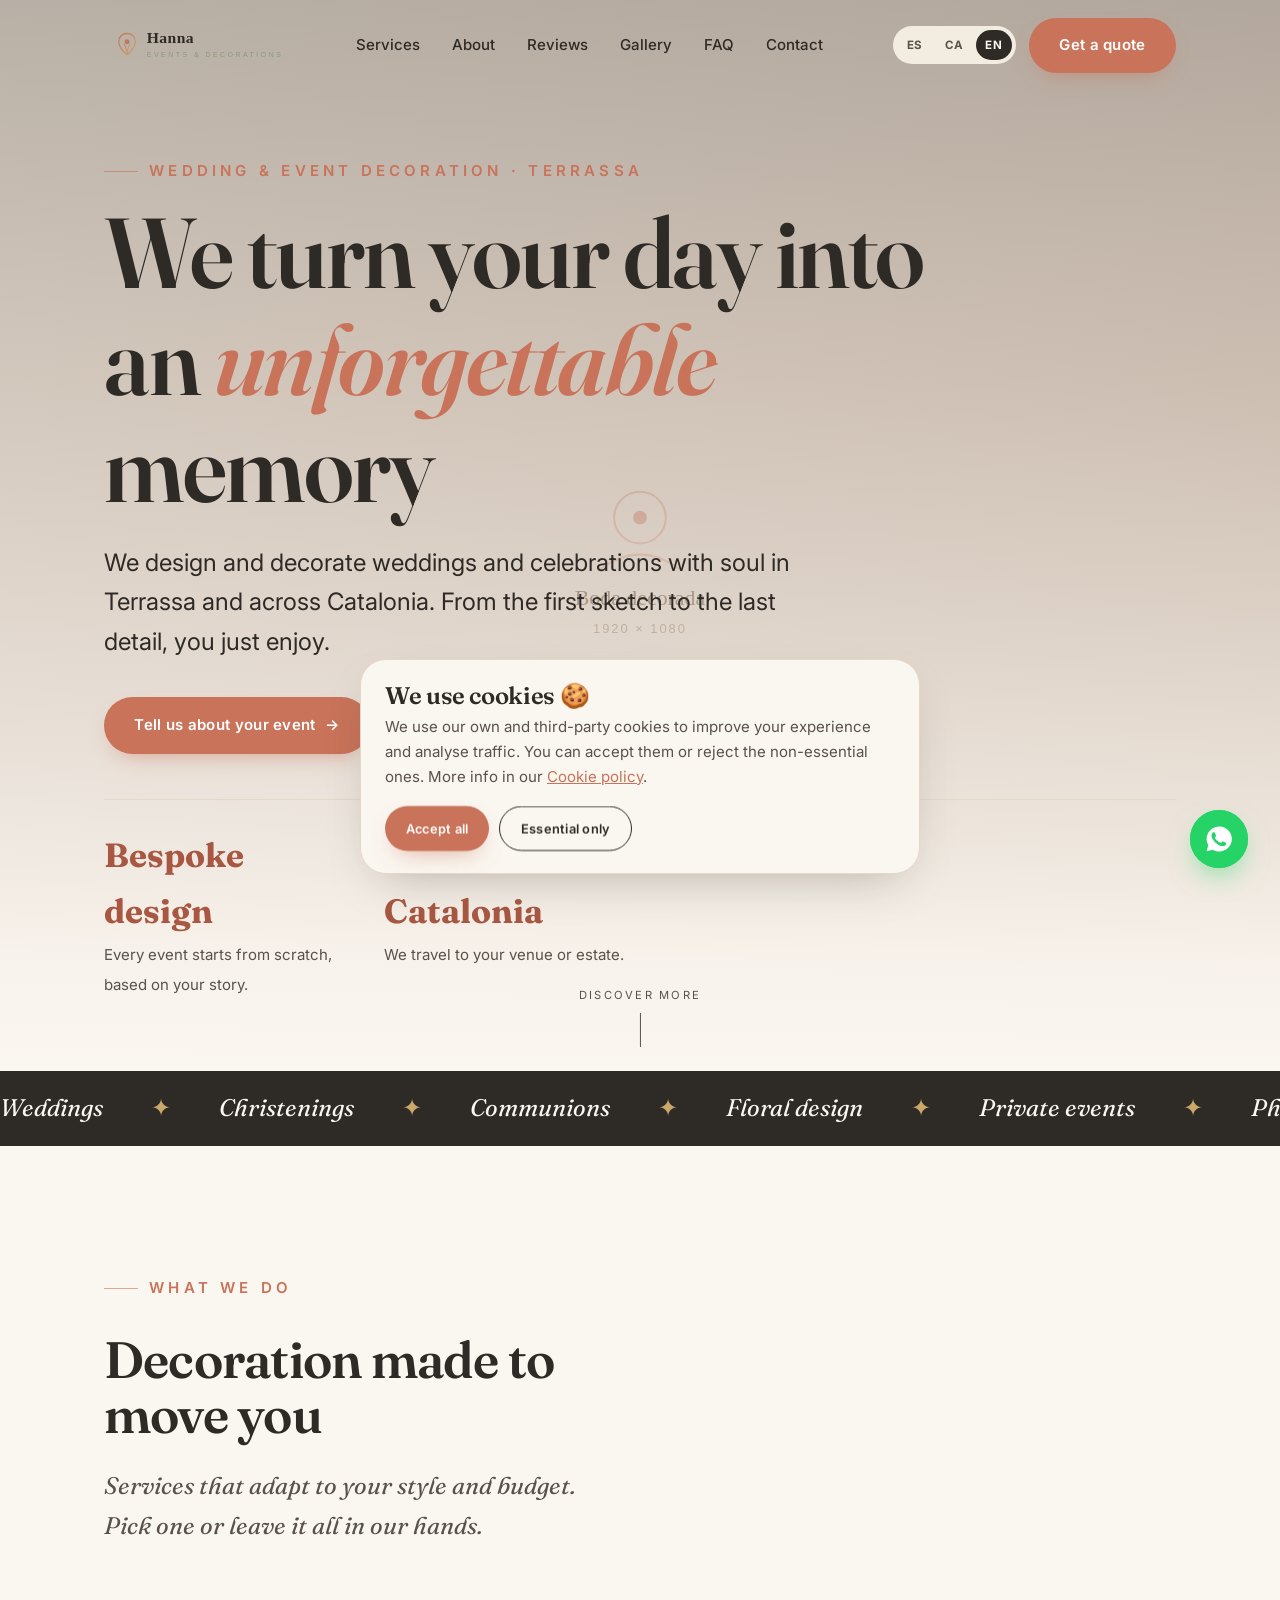
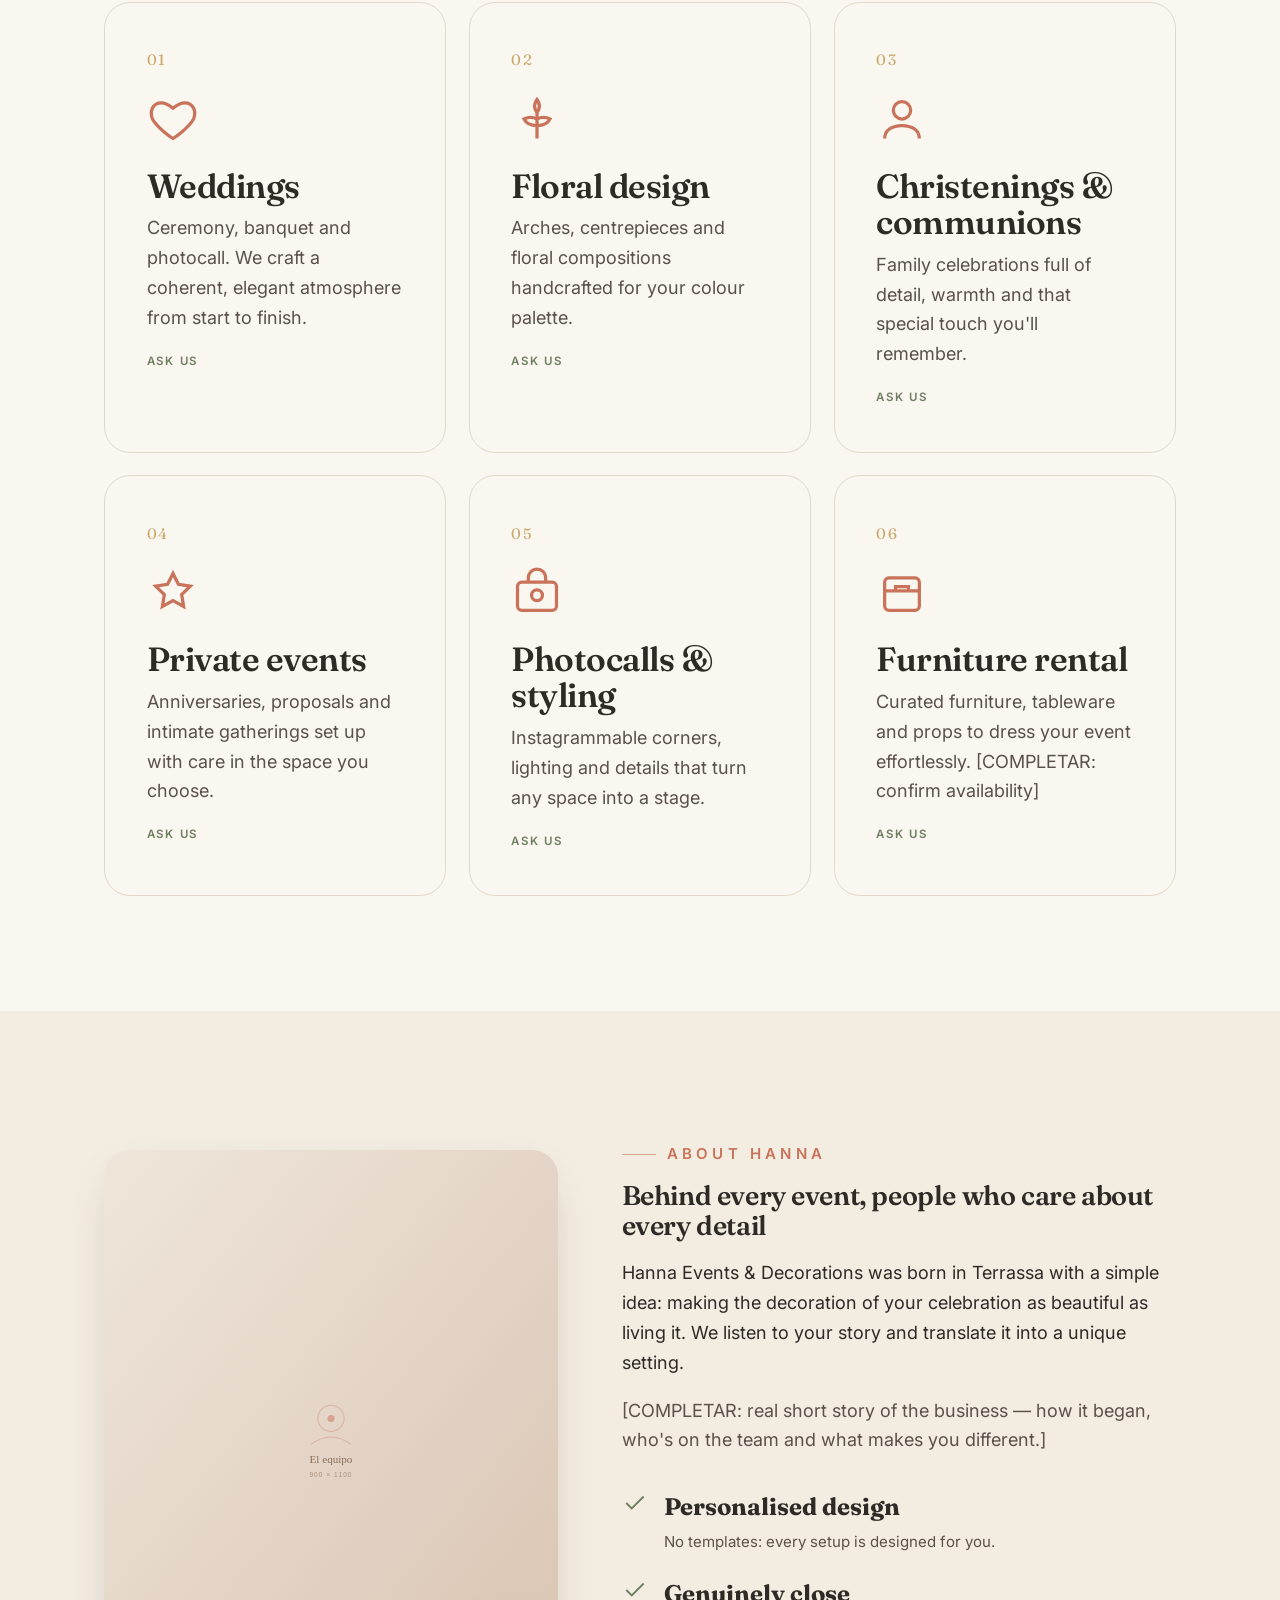
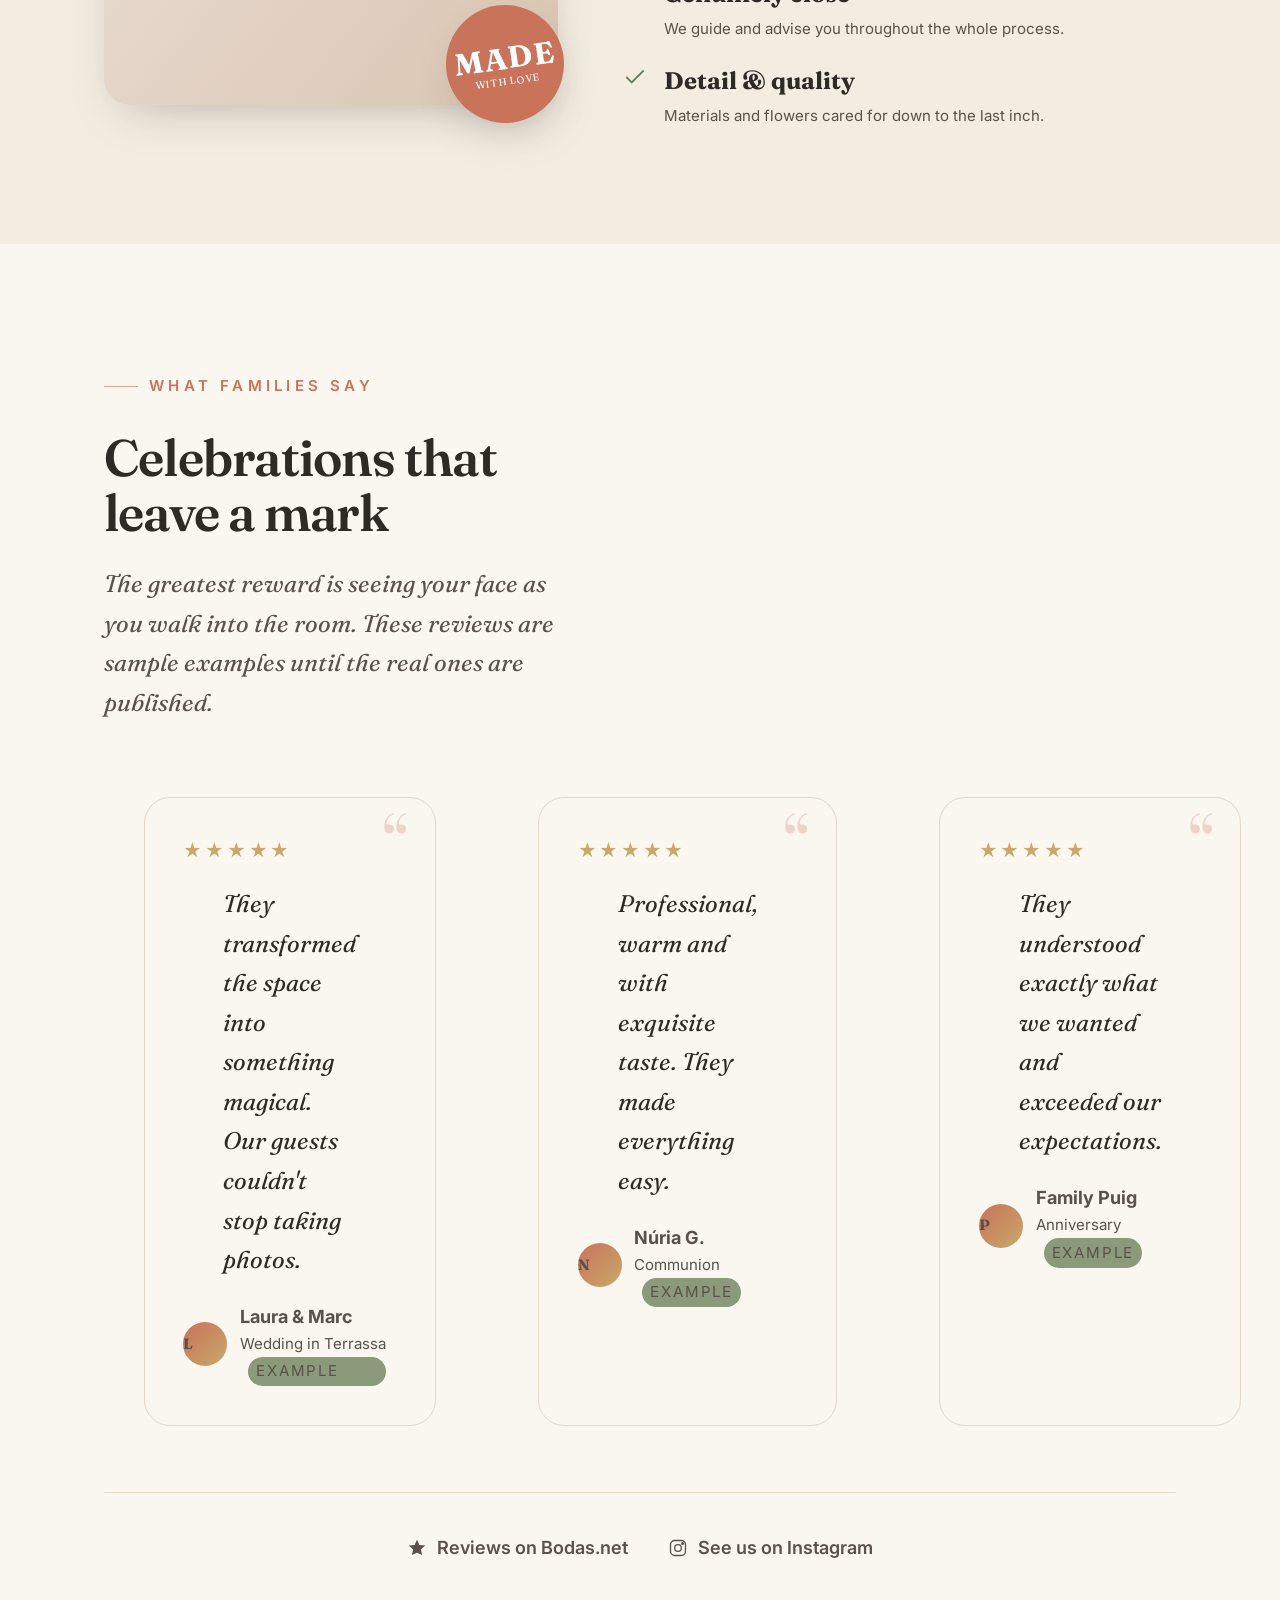
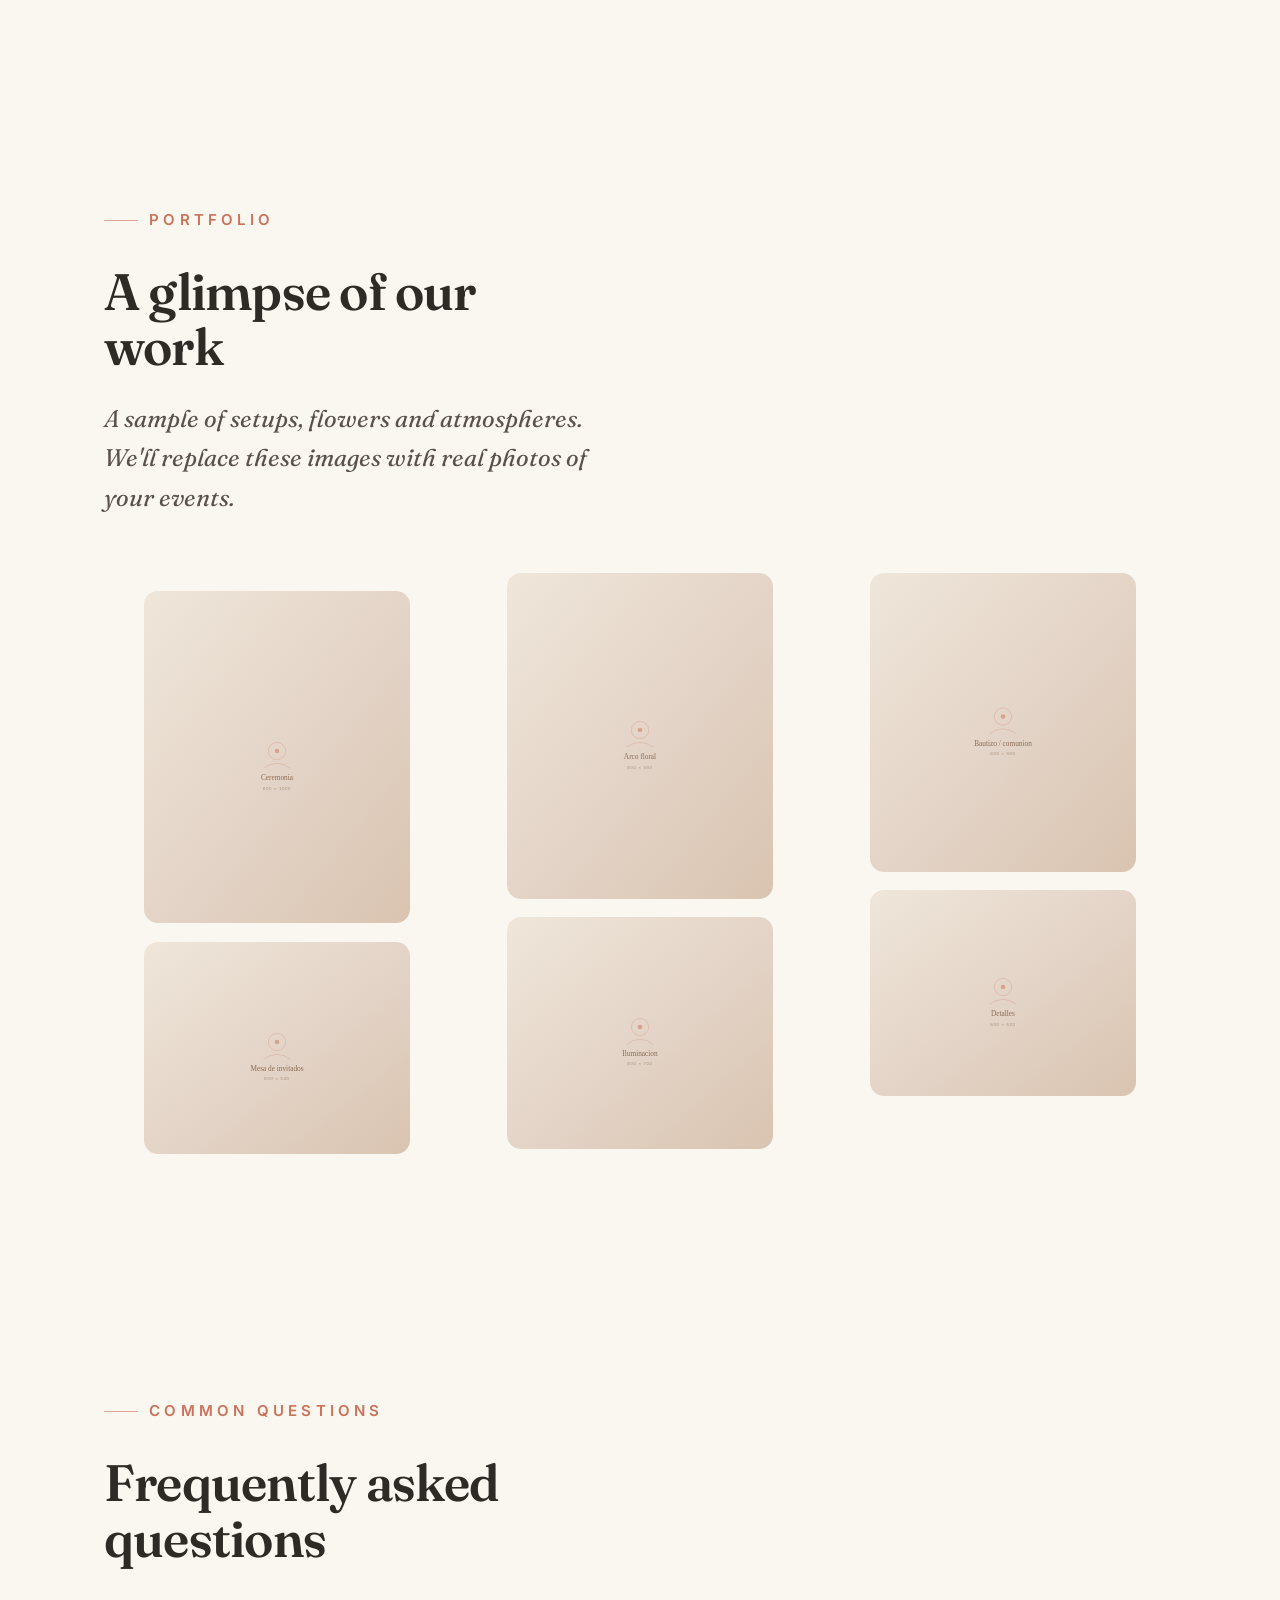
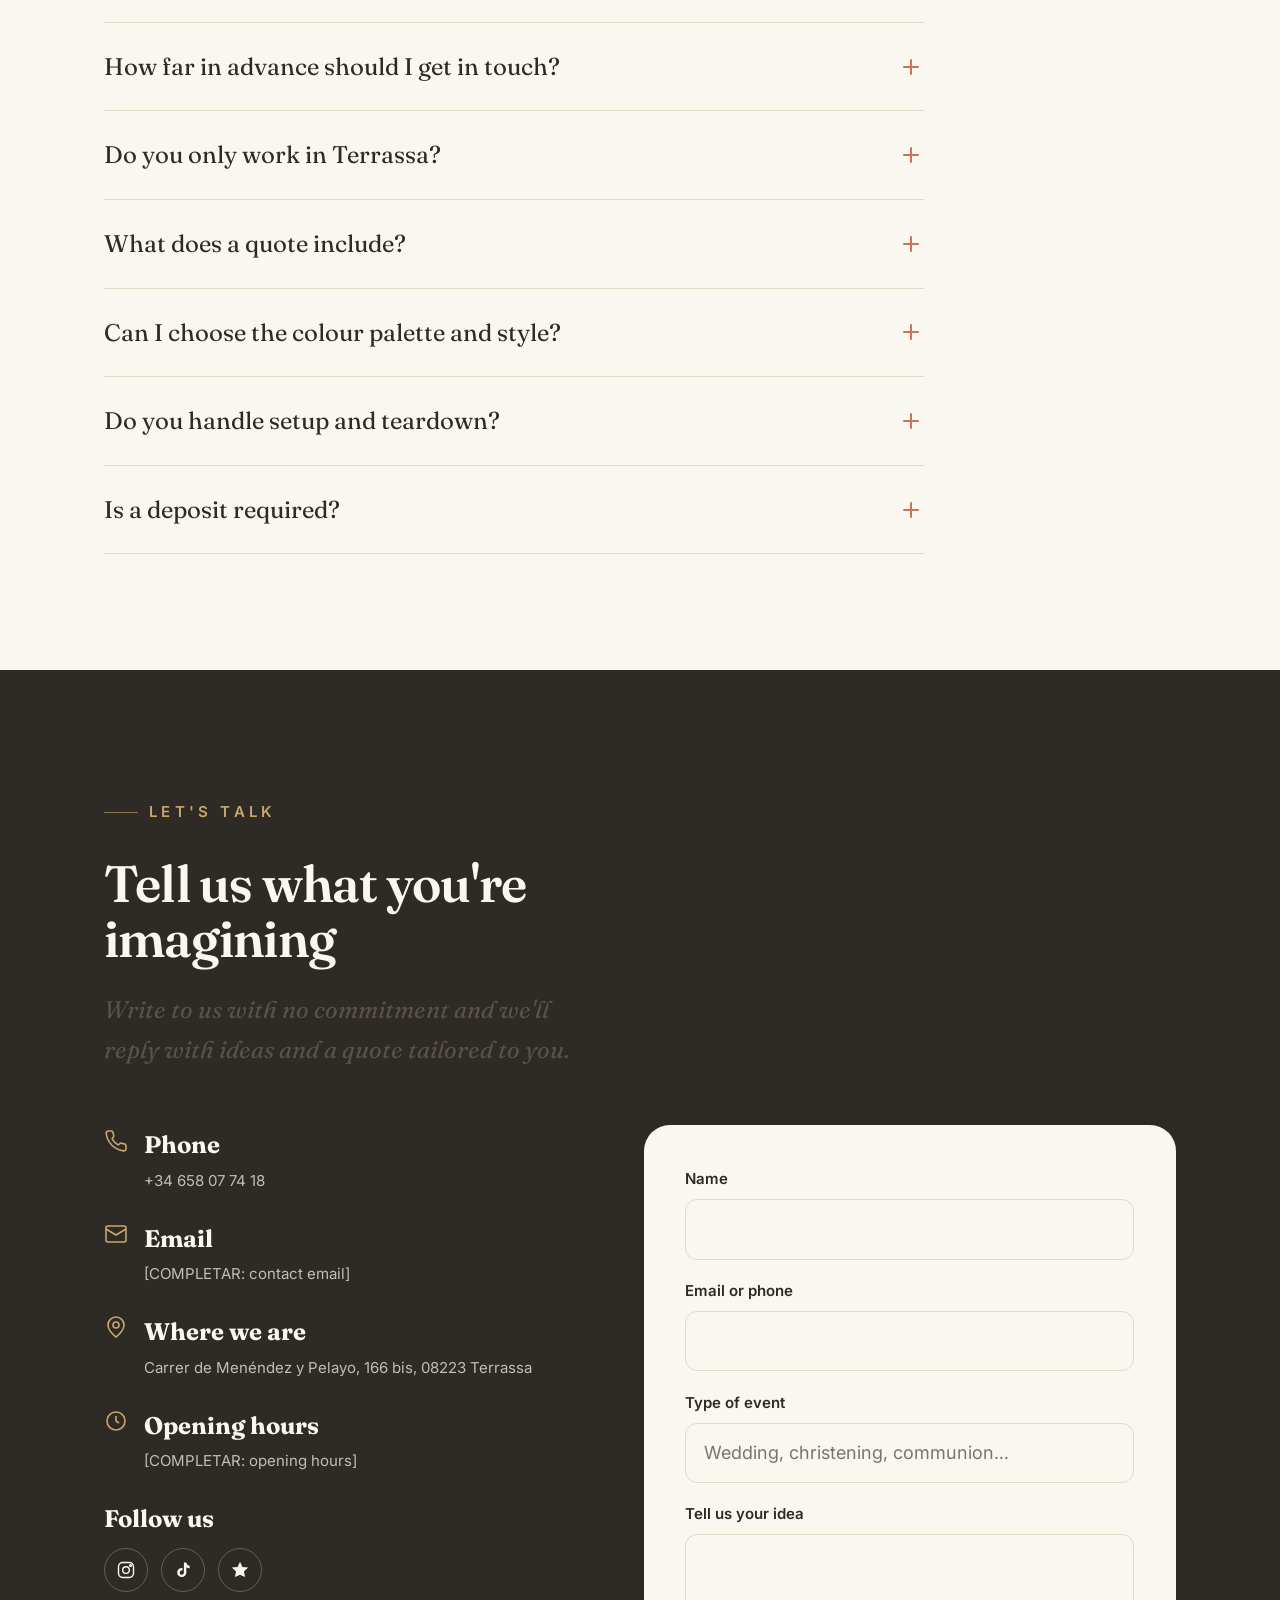
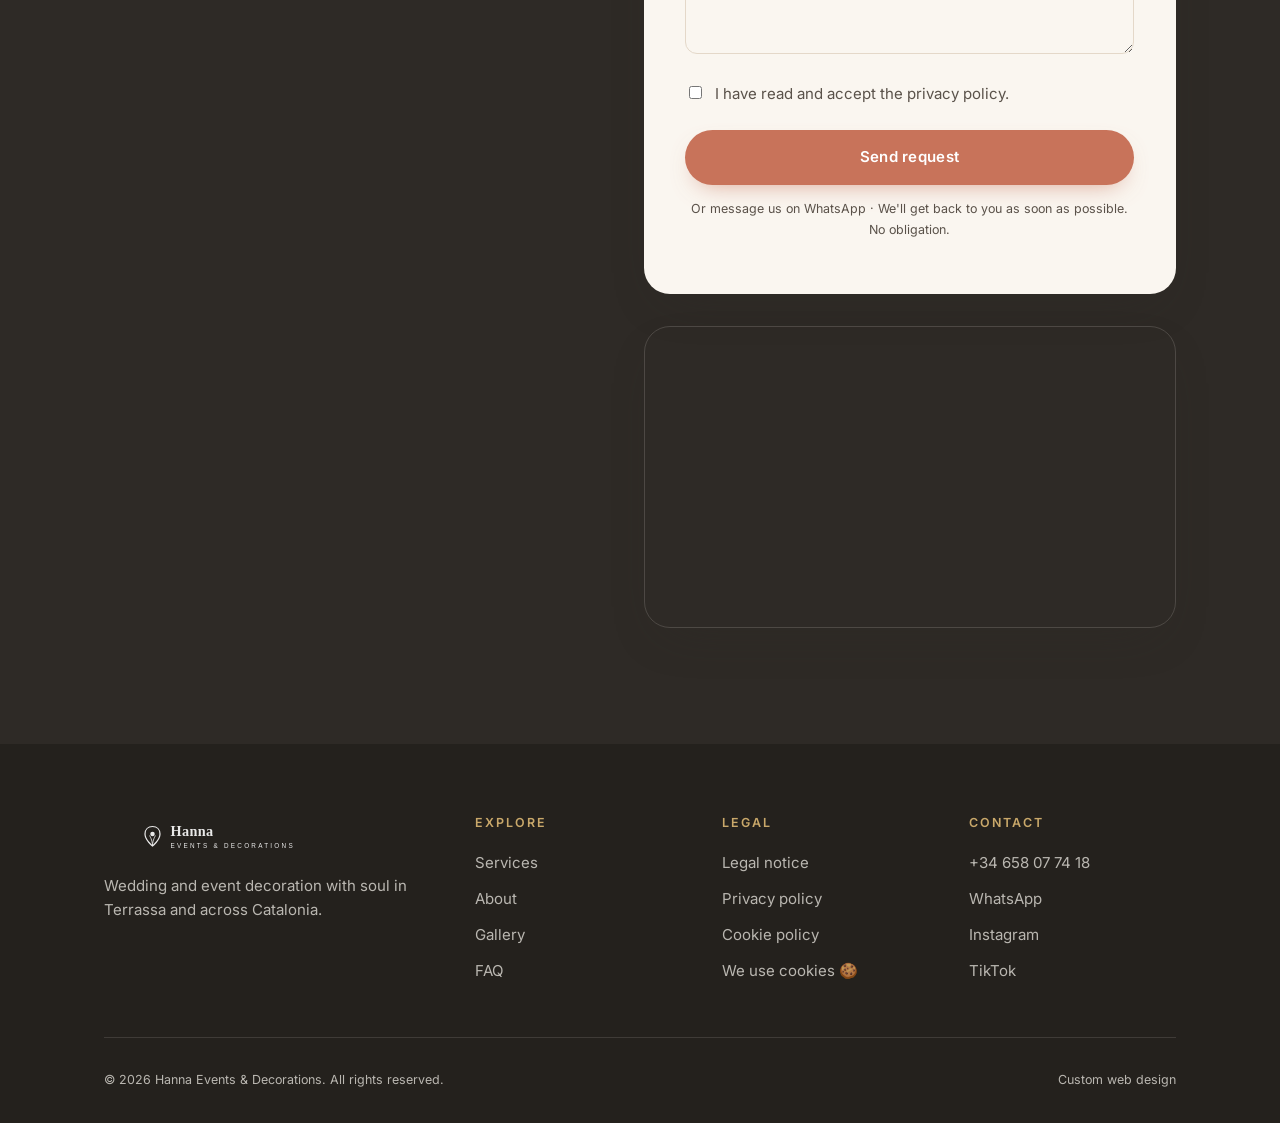
<file: index.html>
<!DOCTYPE html>
<html lang="es">
<head>
  <meta charset="UTF-8">
  <meta name="viewport" content="width=device-width, initial-scale=1.0">
  <meta name="theme-color" content="#FAF6F0">

  <!-- SEO -->
  <title>Decoración de bodas y eventos en Terrassa | Hanna Events & Decorations</title>
  <meta name="description" content="Hanna Events & Decorations: decoración de bodas, bautizos, comuniones y eventos en Terrassa y toda Catalunya. Diseño a medida, flores y ambientación con alma. Pide presupuesto sin compromiso.">
  <meta name="keywords" content="decoración de bodas Terrassa, decoración de eventos Terrassa, bodas Catalunya, decoración floral, bautizos, comuniones, photocall, wedding planner Terrassa">
  <meta name="author" content="Hanna Events & Decorations">
  <meta name="robots" content="index, follow">
  <link rel="canonical" href="https://www.hannaeventsdecorations.com/">

  <!-- Idiomas alternativos (el conmutador es JS; declaramos la home única) -->
  <link rel="alternate" hreflang="es" href="https://www.hannaeventsdecorations.com/">
  <link rel="alternate" hreflang="ca" href="https://www.hannaeventsdecorations.com/">
  <link rel="alternate" hreflang="en" href="https://www.hannaeventsdecorations.com/">
  <link rel="alternate" hreflang="x-default" href="https://www.hannaeventsdecorations.com/">

  <!-- Open Graph -->
  <meta property="og:type" content="website">
  <meta property="og:locale" content="es_ES">
  <meta property="og:site_name" content="Hanna Events & Decorations">
  <meta property="og:title" content="Decoración de bodas y eventos en Terrassa | Hanna Events & Decorations">
  <meta property="og:description" content="Diseñamos y decoramos bodas y celebraciones con alma en Terrassa y toda Catalunya. Del primer boceto al último detalle.">
  <meta property="og:url" content="https://www.hannaeventsdecorations.com/">
  <meta property="og:image" content="https://www.hannaeventsdecorations.com/img/og-image.svg">
  <meta property="og:image:alt" content="Hanna Events & Decorations — decoración de bodas en Terrassa">

  <!-- Twitter Cards -->
  <meta name="twitter:card" content="summary_large_image">
  <meta name="twitter:title" content="Decoración de bodas y eventos en Terrassa | Hanna Events & Decorations">
  <meta name="twitter:description" content="Diseñamos y decoramos bodas y celebraciones con alma en Terrassa y toda Catalunya.">
  <meta name="twitter:image" content="https://www.hannaeventsdecorations.com/img/og-image.svg">

  <!-- Iconos -->
  <link rel="icon" href="img/favicon.svg" type="image/svg+xml">
  <link rel="apple-touch-icon" href="img/favicon.svg">
  <link rel="manifest" href="site.webmanifest">

  <!-- Tipografías (con preconnect para rendimiento) -->
  <link rel="preconnect" href="https://fonts.googleapis.com">
  <link rel="preconnect" href="https://fonts.gstatic.com" crossorigin>
  <link rel="stylesheet" href="https://fonts.googleapis.com/css2?family=Fraunces:ital,opsz,wght@0,9..144,400;0,9..144,500;0,9..144,600;1,9..144,400;1,9..144,600&family=Inter:wght@400;500;600;700&display=swap">

  <!-- Estilos -->
  <link rel="stylesheet" href="css/styles.css">
  <!-- Si el usuario tiene JavaScript desactivado, mostramos todo el contenido (sin animación) -->
  <noscript><style>.reveal{opacity:1 !important;transform:none !important}</style></noscript>

  <!-- Schema.org LocalBusiness (JSON-LD) -->
  <script type="application/ld+json">
  {
    "@context": "https://schema.org",
    "@type": "LocalBusiness",
    "@id": "https://www.hannaeventsdecorations.com/#business",
    "name": "Hanna Events & Decorations",
    "description": "Decoración de bodas, bautizos, comuniones y eventos en Terrassa y toda Catalunya. Diseño a medida, decoración floral y ambientación.",
    "image": "https://www.hannaeventsdecorations.com/img/og-image.svg",
    "logo": "https://www.hannaeventsdecorations.com/img/logo.svg",
    "url": "https://www.hannaeventsdecorations.com/",
    "telephone": "+34658077418",
    "priceRange": "€€",
    "address": {
      "@type": "PostalAddress",
      "streetAddress": "Carrer de Menéndez y Pelayo, 166 bis",
      "addressLocality": "Terrassa",
      "postalCode": "08223",
      "addressRegion": "Barcelona",
      "addressCountry": "ES"
    },
    "areaServed": [
      { "@type": "City", "name": "Terrassa" },
      { "@type": "AdministrativeArea", "name": "Catalunya" }
    ],
    "sameAs": [
      "https://www.instagram.com/hanna_events_decorations/",
      "https://www.tiktok.com/@hannaeventsdecorations",
      "https://www.bodas.net/decoracion-para-bodas/hanna-events--e234808"
    ],
    "knowsLanguage": ["es", "ca", "en"]
  }
  </script>
</head>

<body>
  <a class="skip-link" href="#main">Saltar al contenido</a>

  <!-- ============ CABECERA ============ -->
  <header class="site-header">
    <div class="container nav">
      <a class="nav__logo" href="#" aria-label="Hanna Events & Decorations — inicio">
        <img src="img/logo.svg" alt="Logotipo de Hanna Events & Decorations" width="220" height="56">
      </a>

      <nav class="nav__menu" aria-label="Navegación principal">
        <a href="#servicios" data-i18n="nav.services">Servicios</a>
        <a href="#nosotros" data-i18n="nav.about">Nosotros</a>
        <a href="#opiniones" data-i18n="nav.testimonials">Opiniones</a>
        <a href="#galeria" data-i18n="nav.gallery">Galería</a>
        <a href="#faq" data-i18n="nav.faq">FAQ</a>
        <a href="#contacto" data-i18n="nav.contact">Contacto</a>
      </nav>

      <div class="nav__actions">
        <div class="lang" role="group" aria-label="Seleccionar idioma">
          <button type="button" data-lang="es" aria-pressed="true">ES</button>
          <button type="button" data-lang="ca" aria-pressed="false">CA</button>
          <button type="button" data-lang="en" aria-pressed="false">EN</button>
        </div>
        <a class="btn nav__cta" href="#contacto" data-i18n="nav.cta">Pide presupuesto</a>
        <button class="nav__toggle" aria-label="Abrir menú" aria-expanded="false" aria-controls="mobile-menu">
          <span></span><span></span><span></span>
        </button>
      </div>
    </div>
  </header>

  <!-- Menú móvil -->
  <div class="mobile-menu" id="mobile-menu">
    <a href="#servicios" data-i18n="nav.services">Servicios</a>
    <a href="#nosotros" data-i18n="nav.about">Nosotros</a>
    <a href="#opiniones" data-i18n="nav.testimonials">Opiniones</a>
    <a href="#galeria" data-i18n="nav.gallery">Galería</a>
    <a href="#faq" data-i18n="nav.faq">FAQ</a>
    <a href="#contacto" data-i18n="nav.contact">Contacto</a>
  </div>

  <main id="main">

    <!-- ============ HERO ============ -->
    <section class="hero">
      <div class="hero__bg">
        <!-- FOTO REAL PENDIENTE: imagen apaisada de una boda montada por Hanna. Exportar en WebP (1920px). -->
        <img src="img/hero.svg" alt="Boda decorada por Hanna Events & Decorations con flores e iluminación cálida" width="1920" height="1080" fetchpriority="high">
      </div>
      <div class="container hero__inner">
        <p class="eyebrow reveal" data-i18n="hero.eyebrow">Decoración de bodas y eventos · Terrassa</p>
        <h1 class="hero__title reveal" data-delay="1" data-i18n="hero.title">Convertimos tu día en un recuerdo <em>inolvidable</em></h1>
        <p class="hero__sub reveal" data-delay="2" data-i18n="hero.sub">Diseñamos y decoramos bodas y celebraciones con alma en Terrassa y toda Catalunya. Del primer boceto al último detalle, tú solo disfrutas.</p>
        <div class="hero__cta reveal" data-delay="3">
          <a class="btn" href="#contacto"><span data-i18n="hero.cta1">Cuéntanos tu evento</span> <span class="btn__arrow">→</span></a>
          <a class="btn btn--ghost" href="#galeria" data-i18n="hero.cta2">Ver nuestro trabajo</a>
        </div>
        <div class="hero__meta reveal" data-delay="4">
          <div>
            <strong data-i18n="hero.stat1n">Diseño a medida</strong>
            <span data-i18n="hero.stat1t">Cada evento parte de cero, según tu historia.</span>
          </div>
          <div>
            <strong data-i18n="hero.stat2n">Terrassa · Catalunya</strong>
            <span data-i18n="hero.stat2t">Nos desplazamos a tu espacio o finca.</span>
          </div>
        </div>
      </div>
      <span class="hero__scroll" aria-hidden="true"><span data-i18n="hero.scroll">Descubre más</span></span>
    </section>

    <!-- ============ MARQUEE ============ -->
    <div class="marquee" aria-hidden="true">
      <div class="marquee__track">
        <span data-i18n="marquee.1">Bodas</span>
        <span data-i18n="marquee.2">Bautizos</span>
        <span data-i18n="marquee.3">Comuniones</span>
        <span data-i18n="marquee.4">Decoración floral</span>
        <span data-i18n="marquee.5">Eventos privados</span>
        <span data-i18n="marquee.6">Photocalls</span>
      </div>
    </div>

    <!-- ============ SERVICIOS ============ -->
    <section class="section services" id="servicios">
      <div class="container">
        <div class="section__head reveal">
          <p class="eyebrow" data-i18n="services.eyebrow">Lo que hacemos</p>
          <h2 data-i18n="services.title">Decoración pensada para emocionar</h2>
          <p class="lead" data-i18n="services.lead">Servicios que se adaptan a tu estilo y a tu presupuesto. Elige uno o déjalo todo en nuestras manos.</p>
        </div>

        <div class="services__grid">
          <!-- 1 -->
          <article class="service reveal">
            <span class="service__num">01</span>
            <div class="service__icon" aria-hidden="true"><svg viewBox="0 0 24 24" fill="none" stroke="currentColor" stroke-width="1.5"><path d="M12 21s-7-4.5-9.5-9C1 8 3 4.5 6.5 4.5 9 4.5 12 7 12 7s3-2.5 5.5-2.5C21 4.5 23 8 21.5 12 19 16.5 12 21 12 21z"/></svg></div>
            <h3 data-i18n="services.s1t">Bodas</h3>
            <p data-i18n="services.s1d">Ceremonia, banquete y photocall. Creamos una atmósfera coherente y elegante de principio a fin.</p>
            <span class="service__tag" data-i18n="services.tag">Consúltanos</span>
          </article>
          <!-- 2 -->
          <article class="service reveal" data-delay="1">
            <span class="service__num">02</span>
            <div class="service__icon" aria-hidden="true"><svg viewBox="0 0 24 24" fill="none" stroke="currentColor" stroke-width="1.5"><path d="M12 3c1.5 2 1.5 4 0 6-1.5-2-1.5-4 0-6z"/><path d="M12 9v12"/><path d="M12 12c2-1 4-1 6 0-1 2-3 3-6 3M12 12c-2-1-4-1-6 0 1 2 3 3 6 3"/></svg></div>
            <h3 data-i18n="services.s2t">Decoración floral</h3>
            <p data-i18n="services.s2d">Arcos, centros de mesa y composiciones florales diseñadas a mano para tu paleta de color.</p>
            <span class="service__tag" data-i18n="services.tag">Consúltanos</span>
          </article>
          <!-- 3 -->
          <article class="service reveal" data-delay="2">
            <span class="service__num">03</span>
            <div class="service__icon" aria-hidden="true"><svg viewBox="0 0 24 24" fill="none" stroke="currentColor" stroke-width="1.5"><circle cx="12" cy="8" r="4"/><path d="M4 21c0-4 3.5-6 8-6s8 2 8 6"/></svg></div>
            <h3 data-i18n="services.s3t">Bautizos y comuniones</h3>
            <p data-i18n="services.s3d">Celebraciones familiares llenas de detalle, ternura y ese toque especial que recordaréis.</p>
            <span class="service__tag" data-i18n="services.tag">Consúltanos</span>
          </article>
          <!-- 4 -->
          <article class="service reveal">
            <span class="service__num">04</span>
            <div class="service__icon" aria-hidden="true"><svg viewBox="0 0 24 24" fill="none" stroke="currentColor" stroke-width="1.5"><path d="M12 3l2.5 5 5.5.8-4 3.9.9 5.5L12 15.5 7.1 18.2 8 12.7l-4-3.9L9.5 8z"/></svg></div>
            <h3 data-i18n="services.s4t">Eventos privados</h3>
            <p data-i18n="services.s4d">Aniversarios, pedidas y celebraciones íntimas montadas con mimo en el espacio que elijas.</p>
            <span class="service__tag" data-i18n="services.tag">Consúltanos</span>
          </article>
          <!-- 5 -->
          <article class="service reveal" data-delay="1">
            <span class="service__num">05</span>
            <div class="service__icon" aria-hidden="true"><svg viewBox="0 0 24 24" fill="none" stroke="currentColor" stroke-width="1.5"><rect x="3" y="7" width="18" height="13" rx="2"/><path d="M8 7V5a4 4 0 018 0v2"/><circle cx="12" cy="13" r="2.5"/></svg></div>
            <h3 data-i18n="services.s5t">Photocalls y ambientación</h3>
            <p data-i18n="services.s5d">Rincones instagrameables, iluminación y detalles que convierten cualquier espacio en escenario.</p>
            <span class="service__tag" data-i18n="services.tag">Consúltanos</span>
          </article>
          <!-- 6 -->
          <article class="service reveal" data-delay="2">
            <span class="service__num">06</span>
            <div class="service__icon" aria-hidden="true"><svg viewBox="0 0 24 24" fill="none" stroke="currentColor" stroke-width="1.5"><path d="M4 11V7a2 2 0 012-2h12a2 2 0 012 2v4"/><path d="M4 11h16v7a2 2 0 01-2 2H6a2 2 0 01-2-2z"/><path d="M9 11V9h6v2"/></svg></div>
            <h3 data-i18n="services.s6t">Alquiler de mobiliario</h3>
            <p data-i18n="services.s6d">Mobiliario, vajilla y atrezzo seleccionado para vestir tu evento sin complicaciones. [COMPLETAR: confirmar disponibilidad]</p>
            <span class="service__tag" data-i18n="services.tag">Consúltanos</span>
          </article>
        </div>
      </div>
    </section>

    <!-- ============ SOBRE NOSOTROS ============ -->
    <section class="section about" id="nosotros">
      <div class="container about__grid">
        <div class="about__media reveal">
          <!-- FOTO REAL PENDIENTE: retrato del equipo o de la fundadora. Exportar en WebP (900px). -->
          <img src="img/about.svg" alt="Equipo de Hanna Events & Decorations preparando la decoración de un evento" width="900" height="1100" loading="lazy">
          <div class="about__badge" aria-hidden="true">
            <span><strong data-i18n="about.badgen">Hecho</strong><span data-i18n="about.badget">con amor</span></span>
          </div>
        </div>
        <div class="about__content reveal" data-delay="1">
          <p class="eyebrow" data-i18n="about.eyebrow">Sobre Hanna</p>
          <h2 data-i18n="about.title">Detrás de cada evento, personas que cuidan cada detalle</h2>
          <p data-i18n="about.p1">Hanna Events & Decorations nace en Terrassa con una idea sencilla: que decorar tu celebración sea tan bonito como vivirla. Escuchamos vuestra historia y la traducimos en una puesta en escena única.</p>
          <p class="text-muted" data-i18n="about.p2">[COMPLETAR: breve historia real del negocio — cómo empezó, quién forma el equipo y qué os hace diferentes.]</p>

          <div class="about__values">
            <div class="about__value">
              <svg viewBox="0 0 24 24" fill="none" stroke="currentColor" stroke-width="1.7" aria-hidden="true"><path d="M20 6L9 17l-5-5"/></svg>
              <div><strong data-i18n="about.v1t">Diseño personalizado</strong><p data-i18n="about.v1d">Nada de plantillas: cada montaje se piensa para vosotros.</p></div>
            </div>
            <div class="about__value">
              <svg viewBox="0 0 24 24" fill="none" stroke="currentColor" stroke-width="1.7" aria-hidden="true"><path d="M20 6L9 17l-5-5"/></svg>
              <div><strong data-i18n="about.v2t">Cercanía real</strong><p data-i18n="about.v2d">Os acompañamos y aconsejamos en todo el proceso.</p></div>
            </div>
            <div class="about__value">
              <svg viewBox="0 0 24 24" fill="none" stroke="currentColor" stroke-width="1.7" aria-hidden="true"><path d="M20 6L9 17l-5-5"/></svg>
              <div><strong data-i18n="about.v3t">Detalle y calidad</strong><p data-i18n="about.v3d">Materiales y flores cuidados hasta el último centímetro.</p></div>
            </div>
          </div>
        </div>
      </div>
    </section>

    <!-- ============ PRUEBA SOCIAL ============ -->
    <section class="section testimonials" id="opiniones">
      <div class="container">
        <div class="section__head reveal">
          <p class="eyebrow" data-i18n="testi.eyebrow">Lo que dicen las familias</p>
          <h2 data-i18n="testi.title">Celebraciones que dejan huella</h2>
          <p class="lead" data-i18n="testi.lead">La mayor recompensa es ver vuestra cara al entrar en la sala. Estas opiniones son ejemplos de muestra hasta publicar las reales.</p>
        </div>

        <div class="testimonials__grid">
          <figure class="quote reveal">
            <div class="quote__stars" aria-label="5 de 5 estrellas">★★★★★</div>
            <blockquote><p data-i18n="testi.q1">Transformaron el espacio en algo mágico. Nuestros invitados no paraban de hacer fotos.</p></blockquote>
            <figcaption class="quote__author">
              <span class="quote__avatar" aria-hidden="true">L</span>
              <span><strong data-i18n="testi.a1n">Laura & Marc</strong><span data-i18n="testi.a1r">Boda en Terrassa</span><span class="demo-flag" data-i18n="testi.demo">Ejemplo</span></span>
            </figcaption>
          </figure>
          <figure class="quote reveal" data-delay="1">
            <div class="quote__stars" aria-label="5 de 5 estrellas">★★★★★</div>
            <blockquote><p data-i18n="testi.q2">Profesionales, cercanas y con un gusto exquisito. Lo hicieron todo fácil.</p></blockquote>
            <figcaption class="quote__author">
              <span class="quote__avatar" aria-hidden="true">N</span>
              <span><strong data-i18n="testi.a2n">Núria G.</strong><span data-i18n="testi.a2r">Comunión</span><span class="demo-flag" data-i18n="testi.demo">Ejemplo</span></span>
            </figcaption>
          </figure>
          <figure class="quote reveal" data-delay="2">
            <div class="quote__stars" aria-label="5 de 5 estrellas">★★★★★</div>
            <blockquote><p data-i18n="testi.q3">Entendieron justo lo que queríamos y superaron nuestras expectativas.</p></blockquote>
            <figcaption class="quote__author">
              <span class="quote__avatar" aria-hidden="true">P</span>
              <span><strong data-i18n="testi.a3n">Family Puig</strong><span data-i18n="testi.a3r">Aniversario</span><span class="demo-flag" data-i18n="testi.demo">Ejemplo</span></span>
            </figcaption>
          </figure>
        </div>

        <div class="social-proof__bar reveal">
          <a href="https://www.bodas.net/decoracion-para-bodas/hanna-events--e234808" target="_blank" rel="noopener">
            <svg width="20" height="20" viewBox="0 0 24 24" fill="currentColor" aria-hidden="true"><path d="M12 2l2.9 6.3 6.9.7-5.1 4.7 1.4 6.8L12 17.8 5.9 20.5l1.4-6.8L2.2 9l6.9-.7z"/></svg>
            <span data-i18n="testi.reviews">Reseñas en Bodas.net</span>
          </a>
          <a href="https://www.instagram.com/hanna_events_decorations/" target="_blank" rel="noopener">
            <svg width="20" height="20" viewBox="0 0 24 24" fill="none" stroke="currentColor" stroke-width="1.6" aria-hidden="true"><rect x="3" y="3" width="18" height="18" rx="5"/><circle cx="12" cy="12" r="4"/><circle cx="17.5" cy="6.5" r="1" fill="currentColor"/></svg>
            <span data-i18n="testi.insta">Míranos en Instagram</span>
          </a>
        </div>
      </div>
    </section>

    <!-- ============ GALERÍA ============ -->
    <section class="section gallery" id="galeria">
      <div class="container">
        <div class="section__head reveal">
          <p class="eyebrow" data-i18n="gallery.eyebrow">Portfolio</p>
          <h2 data-i18n="gallery.title">Un vistazo a nuestro trabajo</h2>
          <p class="lead" data-i18n="gallery.lead">Una muestra de montajes, flores y ambientes. Sustituiremos estas imágenes por fotos reales de vuestros eventos.</p>
        </div>

        <div class="gallery__grid reveal">
          <!-- FOTOS REALES PENDIENTES: sustituir cada gallery-N.svg por foto WebP del evento correspondiente -->
          <figure class="gallery__item"><img src="img/gallery-1.svg" alt="Montaje de ceremonia con arco floral" width="800" height="1000" loading="lazy"><figcaption data-i18n="gallery.c1">Ceremonia</figcaption></figure>
          <figure class="gallery__item"><img src="img/gallery-2.svg" alt="Centro de mesa y vajilla para banquete" width="800" height="640" loading="lazy"><figcaption data-i18n="gallery.c2">Mesa de invitados</figcaption></figure>
          <figure class="gallery__item"><img src="img/gallery-3.svg" alt="Arco floral para photocall de boda" width="800" height="980" loading="lazy"><figcaption data-i18n="gallery.c3">Arco floral</figcaption></figure>
          <figure class="gallery__item"><img src="img/gallery-4.svg" alt="Iluminación ambiente con velas" width="800" height="700" loading="lazy"><figcaption data-i18n="gallery.c4">Iluminación</figcaption></figure>
          <figure class="gallery__item"><img src="img/gallery-5.svg" alt="Decoración de bautizo con globos y flores" width="800" height="900" loading="lazy"><figcaption data-i18n="gallery.c5">Bautizo</figcaption></figure>
          <figure class="gallery__item"><img src="img/gallery-6.svg" alt="Detalles de papelería y seating plan" width="800" height="620" loading="lazy"><figcaption data-i18n="gallery.c6">Detalles</figcaption></figure>
        </div>
      </div>
    </section>

    <!-- ============ FAQ ============ -->
    <section class="section faq" id="faq">
      <div class="container">
        <div class="section__head reveal">
          <p class="eyebrow" data-i18n="faq.eyebrow">Dudas frecuentes</p>
          <h2 data-i18n="faq.title">Preguntas frecuentes</h2>
        </div>

        <div class="faq__list reveal">
          <details class="faq__item">
            <summary class="faq__q"><span data-i18n="faq.q1">¿Con cuánta antelación debería contactar?</span><span class="plus" aria-hidden="true"></span></summary>
            <div class="faq__a"><p data-i18n="faq.a1">Cuanto antes, mejor: las fechas de temporada alta (primavera y verano) se ocupan rápido. Idealmente entre 6 y 12 meses antes, pero escríbenos igualmente y miramos disponibilidad.</p></div>
          </details>
          <details class="faq__item">
            <summary class="faq__q"><span data-i18n="faq.q2">¿Trabajáis solo en Terrassa?</span><span class="plus" aria-hidden="true"></span></summary>
            <div class="faq__a"><p data-i18n="faq.a2">Estamos en Terrassa y nos desplazamos por toda Catalunya: fincas, salones, restaurantes o espacios al aire libre. Consúltanos tu ubicación.</p></div>
          </details>
          <details class="faq__item">
            <summary class="faq__q"><span data-i18n="faq.q3">¿Qué incluye un presupuesto?</span><span class="plus" aria-hidden="true"></span></summary>
            <div class="faq__a"><p data-i18n="faq.a3">Preparamos una propuesta personalizada según tu tipo de evento, número de invitados y estilo. Detallamos decoración, flores, mobiliario y montaje/desmontaje sin sorpresas.</p></div>
          </details>
          <details class="faq__item">
            <summary class="faq__q"><span data-i18n="faq.q4">¿Puedo elegir la paleta de colores y el estilo?</span><span class="plus" aria-hidden="true"></span></summary>
            <div class="faq__a"><p data-i18n="faq.a4">Por supuesto. Partimos de vuestras ideas, referencias e inspiración y diseñamos un concepto a medida que encaje con vosotros y con el espacio.</p></div>
          </details>
          <details class="faq__item">
            <summary class="faq__q"><span data-i18n="faq.q5">¿Os encargáis del montaje y el desmontaje?</span><span class="plus" aria-hidden="true"></span></summary>
            <div class="faq__a"><p data-i18n="faq.a5">Sí. Nos ocupamos de instalar todo antes del evento y de recogerlo al terminar, para que vosotros solo tengáis que disfrutar.</p></div>
          </details>
          <details class="faq__item">
            <summary class="faq__q"><span data-i18n="faq.q6">¿Se pide una reserva o señal?</span><span class="plus" aria-hidden="true"></span></summary>
            <div class="faq__a"><p data-i18n="faq.a6">[COMPLETAR: política real de reserva/señal y condiciones de pago.] Te lo explicamos con total transparencia antes de confirmar.</p></div>
          </details>
        </div>
      </div>
    </section>

    <!-- ============ CONTACTO ============ -->
    <section class="section contact" id="contacto">
      <div class="container">
        <div class="section__head reveal">
          <p class="eyebrow" data-i18n="contact.eyebrow">Hablemos</p>
          <h2 data-i18n="contact.title">Cuéntanos qué estás imaginando</h2>
          <p class="lead" data-i18n="contact.lead">Escríbenos sin compromiso y te respondemos con ideas y un presupuesto a tu medida.</p>
        </div>

        <div class="contact__grid">
          <div class="contact__info reveal">
            <div class="contact__row">
              <svg viewBox="0 0 24 24" fill="none" stroke="currentColor" stroke-width="1.6" aria-hidden="true"><path d="M22 16.9v3a2 2 0 01-2.2 2 19.8 19.8 0 01-8.6-3 19.5 19.5 0 01-6-6 19.8 19.8 0 01-3-8.6A2 2 0 014.1 2h3a2 2 0 012 1.7c.1.9.3 1.8.6 2.6a2 2 0 01-.5 2.1L8.1 9.9a16 16 0 006 6l1.5-1.1a2 2 0 012.1-.5c.8.3 1.7.5 2.6.6a2 2 0 011.7 2z"/></svg>
              <div><strong data-i18n="contact.phone">Teléfono</strong><a href="tel:+34658077418">+34 658 07 74 18</a></div>
            </div>
            <div class="contact__row">
              <svg viewBox="0 0 24 24" fill="none" stroke="currentColor" stroke-width="1.6" aria-hidden="true"><rect x="2" y="4" width="20" height="16" rx="2"/><path d="m22 7-10 6L2 7"/></svg>
              <div><strong data-i18n="contact.email">Email</strong><span data-i18n="contact.emailv">[COMPLETAR: email de contacto]</span></div>
            </div>
            <div class="contact__row">
              <svg viewBox="0 0 24 24" fill="none" stroke="currentColor" stroke-width="1.6" aria-hidden="true"><path d="M20 10c0 6-8 12-8 12s-8-6-8-12a8 8 0 0116 0z"/><circle cx="12" cy="10" r="3"/></svg>
              <div><strong data-i18n="contact.addr">Dónde estamos</strong><a href="https://maps.google.com/?q=Carrer+de+Menendez+y+Pelayo+166+bis+08223+Terrassa" target="_blank" rel="noopener">Carrer de Menéndez y Pelayo, 166 bis, 08223 Terrassa</a></div>
            </div>
            <div class="contact__row">
              <svg viewBox="0 0 24 24" fill="none" stroke="currentColor" stroke-width="1.6" aria-hidden="true"><circle cx="12" cy="12" r="9"/><path d="M12 7v5l3 2"/></svg>
              <div><strong data-i18n="contact.hours">Horario</strong><span data-i18n="contact.hoursv">[COMPLETAR: horario de atención]</span></div>
            </div>
            <div>
              <strong style="font-family:var(--font-display);font-size:var(--step-1);display:block;margin-bottom:.6rem" data-i18n="contact.follow">Síguenos</strong>
              <div class="contact__socials">
                <a href="https://www.instagram.com/hanna_events_decorations/" target="_blank" rel="noopener" aria-label="Instagram de Hanna Events">
                  <svg viewBox="0 0 24 24" fill="none" stroke="currentColor" stroke-width="1.7"><rect x="3" y="3" width="18" height="18" rx="5"/><circle cx="12" cy="12" r="4"/><circle cx="17.5" cy="6.5" r="1" fill="currentColor"/></svg>
                </a>
                <a href="https://www.tiktok.com/@hannaeventsdecorations" target="_blank" rel="noopener" aria-label="TikTok de Hanna Events">
                  <svg viewBox="0 0 24 24" fill="currentColor"><path d="M16 3c.3 2.3 1.7 3.9 4 4v3c-1.5 0-2.9-.4-4-1.2V15a5.5 5.5 0 11-5.5-5.5c.3 0 .6 0 .9.1v3.1a2.5 2.5 0 101.7 2.3V3z"/></svg>
                </a>
                <a href="https://www.bodas.net/decoracion-para-bodas/hanna-events--e234808" target="_blank" rel="noopener" aria-label="Perfil en Bodas.net">
                  <svg viewBox="0 0 24 24" fill="currentColor"><path d="M12 2l2.9 6.3 6.9.7-5.1 4.7 1.4 6.8L12 17.8 5.9 20.5l1.4-6.8L2.2 9l6.9-.7z"/></svg>
                </a>
              </div>
            </div>
          </div>

          <div class="reveal" data-delay="1">
            <!--
              FORMULARIO — MÉTODO: Formspree (recomendado, sin backend).
              1) Crea una cuenta gratis en https://formspree.io
              2) Crea un formulario y copia tu endpoint (p. ej. https://formspree.io/f/xxxxxxx)
              3) Sustituye TU_ENDPOINT_FORMSPREE en el atributo action de abajo.
              Mientras no lo configures, el JS muestra un aviso y no envía.
            -->
            <form class="form" id="contact-form" action="https://formspree.io/f/TU_ENDPOINT_FORMSPREE" method="POST">
              <div class="form__field">
                <label for="f-name" data-i18n="form.name">Nombre</label>
                <input type="text" id="f-name" name="nombre" required autocomplete="name">
              </div>
              <div class="form__field">
                <label for="f-contact" data-i18n="form.contact">Email o teléfono</label>
                <input type="text" id="f-contact" name="contacto" required autocomplete="email">
              </div>
              <div class="form__field">
                <label for="f-event" data-i18n="form.event">Tipo de evento</label>
                <input type="text" id="f-event" name="evento" data-i18n-attr="placeholder:form.eventph" placeholder="Boda, bautizo, comunión…">
              </div>
              <div class="form__field">
                <label for="f-msg" data-i18n="form.msg">Cuéntanos tu idea</label>
                <textarea id="f-msg" name="mensaje" required></textarea>
              </div>
              <label class="form__consent">
                <input type="checkbox" name="consentimiento" required>
                <span><span data-i18n="form.consent">He leído y acepto la</span> <a href="legal/politica-privacidad.html" target="_blank" data-i18n="form.consent2">política de privacidad</a>.</span>
              </label>
              <button type="submit" class="btn" data-i18n="form.submit">Enviar solicitud</button>
              <p class="form__status" role="status" aria-live="polite"></p>
              <p class="form__note"><a href="https://wa.me/34658077418" target="_blank" rel="noopener" data-i18n="form.wa">O escríbenos por WhatsApp</a> · <span data-i18n="form.note">Te responderemos lo antes posible. Sin compromiso.</span></p>
            </form>

            <!-- Mapa embebido de la dirección -->
            <div class="map reveal">
              <iframe
                title="Ubicación de Hanna Events & Decorations en Terrassa"
                src="https://www.google.com/maps?q=Carrer%20de%20Menendez%20y%20Pelayo%20166%20bis%2008223%20Terrassa&output=embed"
                loading="lazy" referrerpolicy="no-referrer-when-downgrade"></iframe>
            </div>
          </div>
        </div>
      </div>
    </section>
  </main>

  <!-- ============ FOOTER ============ -->
  <footer class="footer">
    <div class="container">
      <div class="footer__grid">
        <div class="footer__brand">
          <img src="img/logo.svg" alt="Hanna Events & Decorations" width="220" height="56">
          <p data-i18n="footer.tagline">Decoración de bodas y eventos con alma en Terrassa y toda Catalunya.</p>
        </div>
        <div class="footer__col">
          <h4 data-i18n="footer.explore">Explora</h4>
          <nav aria-label="Enlaces del pie">
            <a href="#servicios" data-i18n="nav.services">Servicios</a>
            <a href="#nosotros" data-i18n="nav.about">Nosotros</a>
            <a href="#galeria" data-i18n="nav.gallery">Galería</a>
            <a href="#faq" data-i18n="nav.faq">FAQ</a>
          </nav>
        </div>
        <div class="footer__col">
          <h4 data-i18n="footer.legal">Legal</h4>
          <a href="legal/aviso-legal.html" data-i18n="footer.aviso">Aviso legal</a>
          <a href="legal/politica-privacidad.html" data-i18n="footer.privacy">Política de privacidad</a>
          <a href="legal/politica-cookies.html" data-i18n="footer.cookies">Política de cookies</a>
          <a href="#" data-cookie-open data-i18n="cookies.title">Usamos cookies 🍪</a>
        </div>
        <div class="footer__col">
          <h4 data-i18n="footer.contactc">Contacto</h4>
          <a href="tel:+34658077418">+34 658 07 74 18</a>
          <a href="https://wa.me/34658077418" target="_blank" rel="noopener">WhatsApp</a>
          <a href="https://www.instagram.com/hanna_events_decorations/" target="_blank" rel="noopener">Instagram</a>
          <a href="https://www.tiktok.com/@hannaeventsdecorations" target="_blank" rel="noopener">TikTok</a>
        </div>
      </div>
      <div class="footer__bottom">
        <span>© <span id="year">2026</span> Hanna Events & Decorations. <span data-i18n="footer.rights">Todos los derechos reservados.</span></span>
        <span data-i18n="footer.madeby">Diseño web a medida</span>
      </div>
    </div>
  </footer>

  <!-- WhatsApp flotante -->
  <a class="wa-float" href="https://wa.me/34658077418?text=Hola%20Hanna%2C%20me%20gustar%C3%ADa%20informaci%C3%B3n%20sobre%20la%20decoraci%C3%B3n%20de%20mi%20evento" target="_blank" rel="noopener" aria-label="Escríbenos por WhatsApp">
    <svg viewBox="0 0 24 24" fill="currentColor" aria-hidden="true"><path d="M12 2a10 10 0 00-8.6 15l-1.3 4.8 4.9-1.3A10 10 0 1012 2zm5.8 14.2c-.2.7-1.4 1.3-2 1.4-.5.1-1.2.1-1.9-.1-.4-.1-1-.3-1.7-.6-3-1.3-4.9-4.3-5-4.5-.2-.2-1.2-1.6-1.2-3s.7-2.1 1-2.4c.2-.3.5-.4.7-.4h.5c.2 0 .4 0 .6.5l.8 2c.1.2.1.3 0 .5l-.4.6-.3.3c-.2.2-.3.4-.2.6.2.4.9 1.4 1.9 2.3 1.3 1.1 2.3 1.4 2.6 1.6.2.1.4.1.6-.1l.7-.9c.2-.3.4-.2.6-.1l2 .9c.2.1.4.2.5.3.1.3.1.7-.1 1.3z"/></svg>
  </a>

  <!-- Banner de cookies -->
  <div class="cookie-banner" id="cookie-banner" role="dialog" aria-live="polite" aria-label="Consentimiento de cookies" aria-hidden="true">
    <h3 data-i18n="cookies.title">Usamos cookies 🍪</h3>
    <p><span data-i18n="cookies.text">Utilizamos cookies propias y de terceros para mejorar tu experiencia y analizar el tráfico. Puedes aceptarlas o rechazar las no esenciales. Más info en nuestra</span> <a href="legal/politica-cookies.html" data-i18n="footer.cookies">política de cookies</a>.</p>
    <div class="cookie-banner__actions">
      <button class="btn" data-cookie="accept" data-i18n="cookies.accept">Aceptar todas</button>
      <button class="btn btn--ghost" data-cookie="reject" data-i18n="cookies.reject">Solo esenciales</button>
    </div>
  </div>

  <!-- Scripts (defer para no bloquear el render) -->
  <script src="js/i18n.js" defer></script>
  <script src="js/main.js" defer></script>
  <script src="js/cookies.js" defer></script>
</body>
</html>
</file>
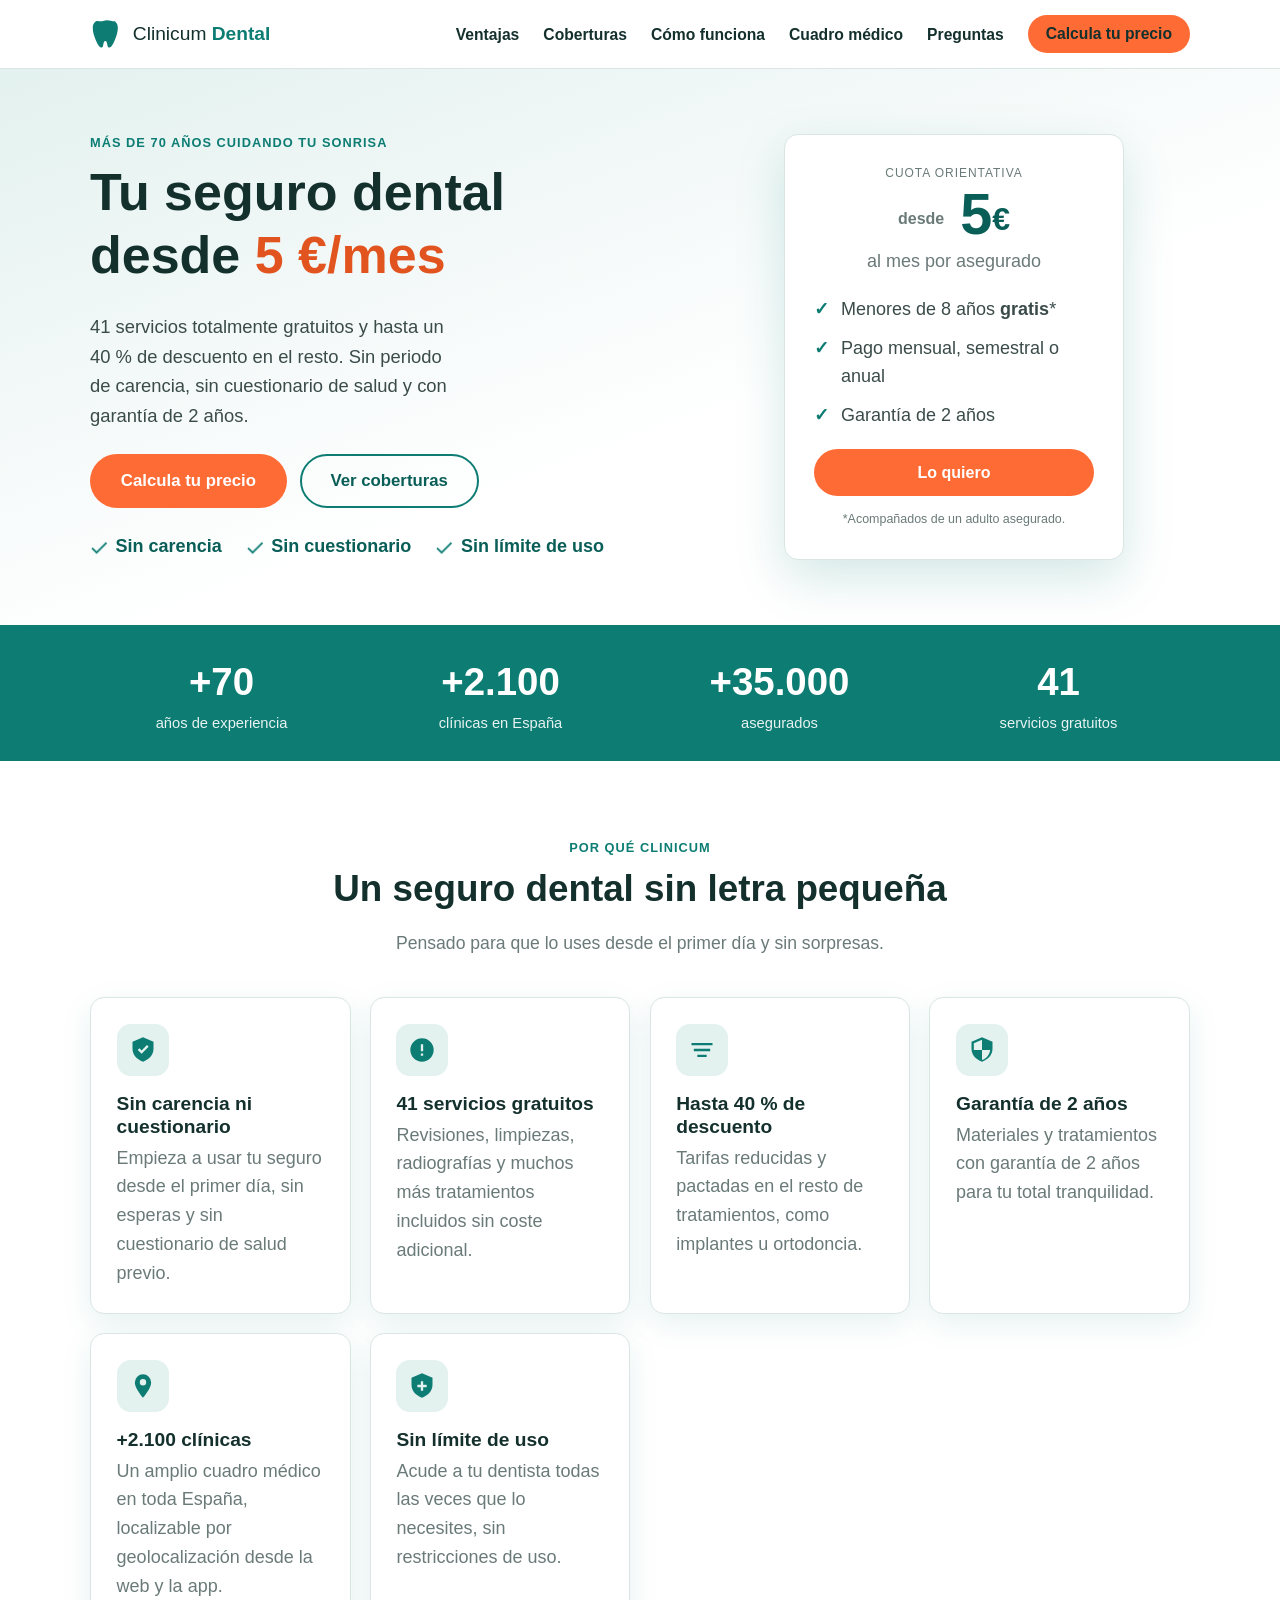
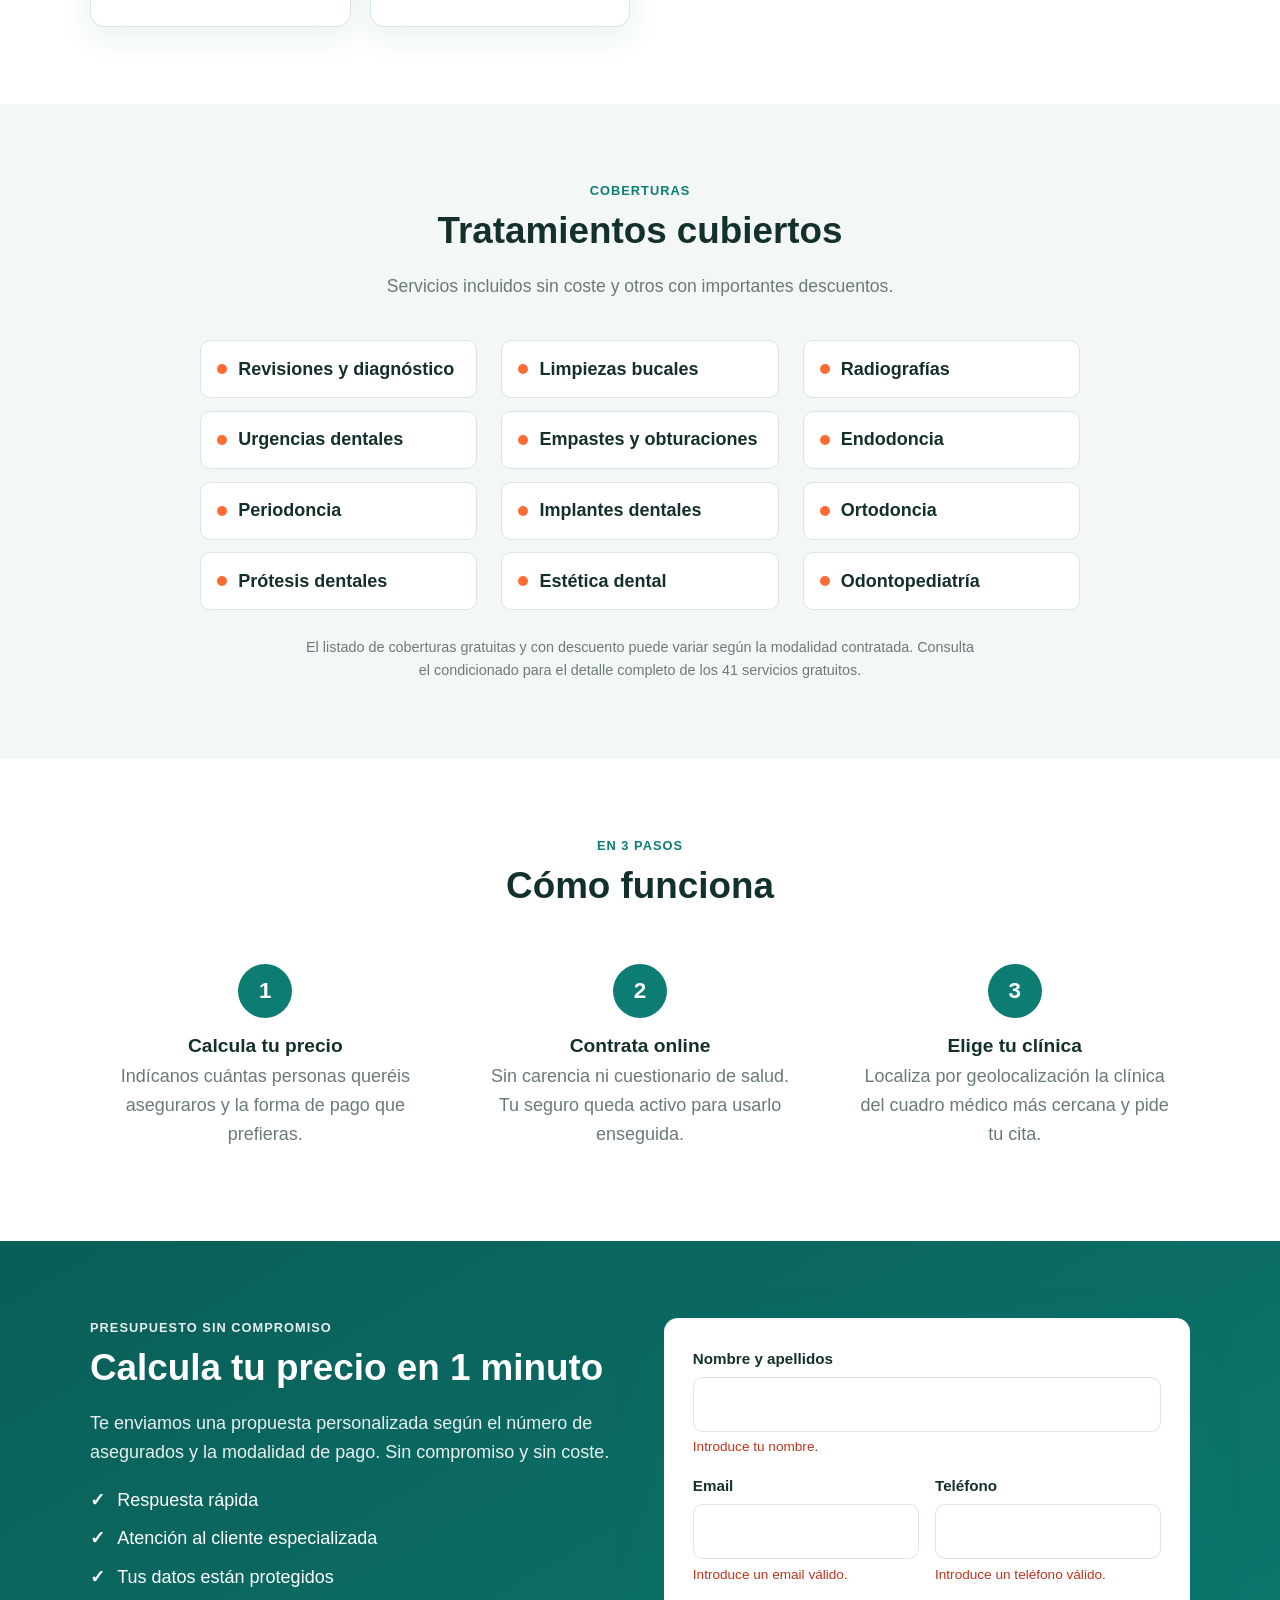
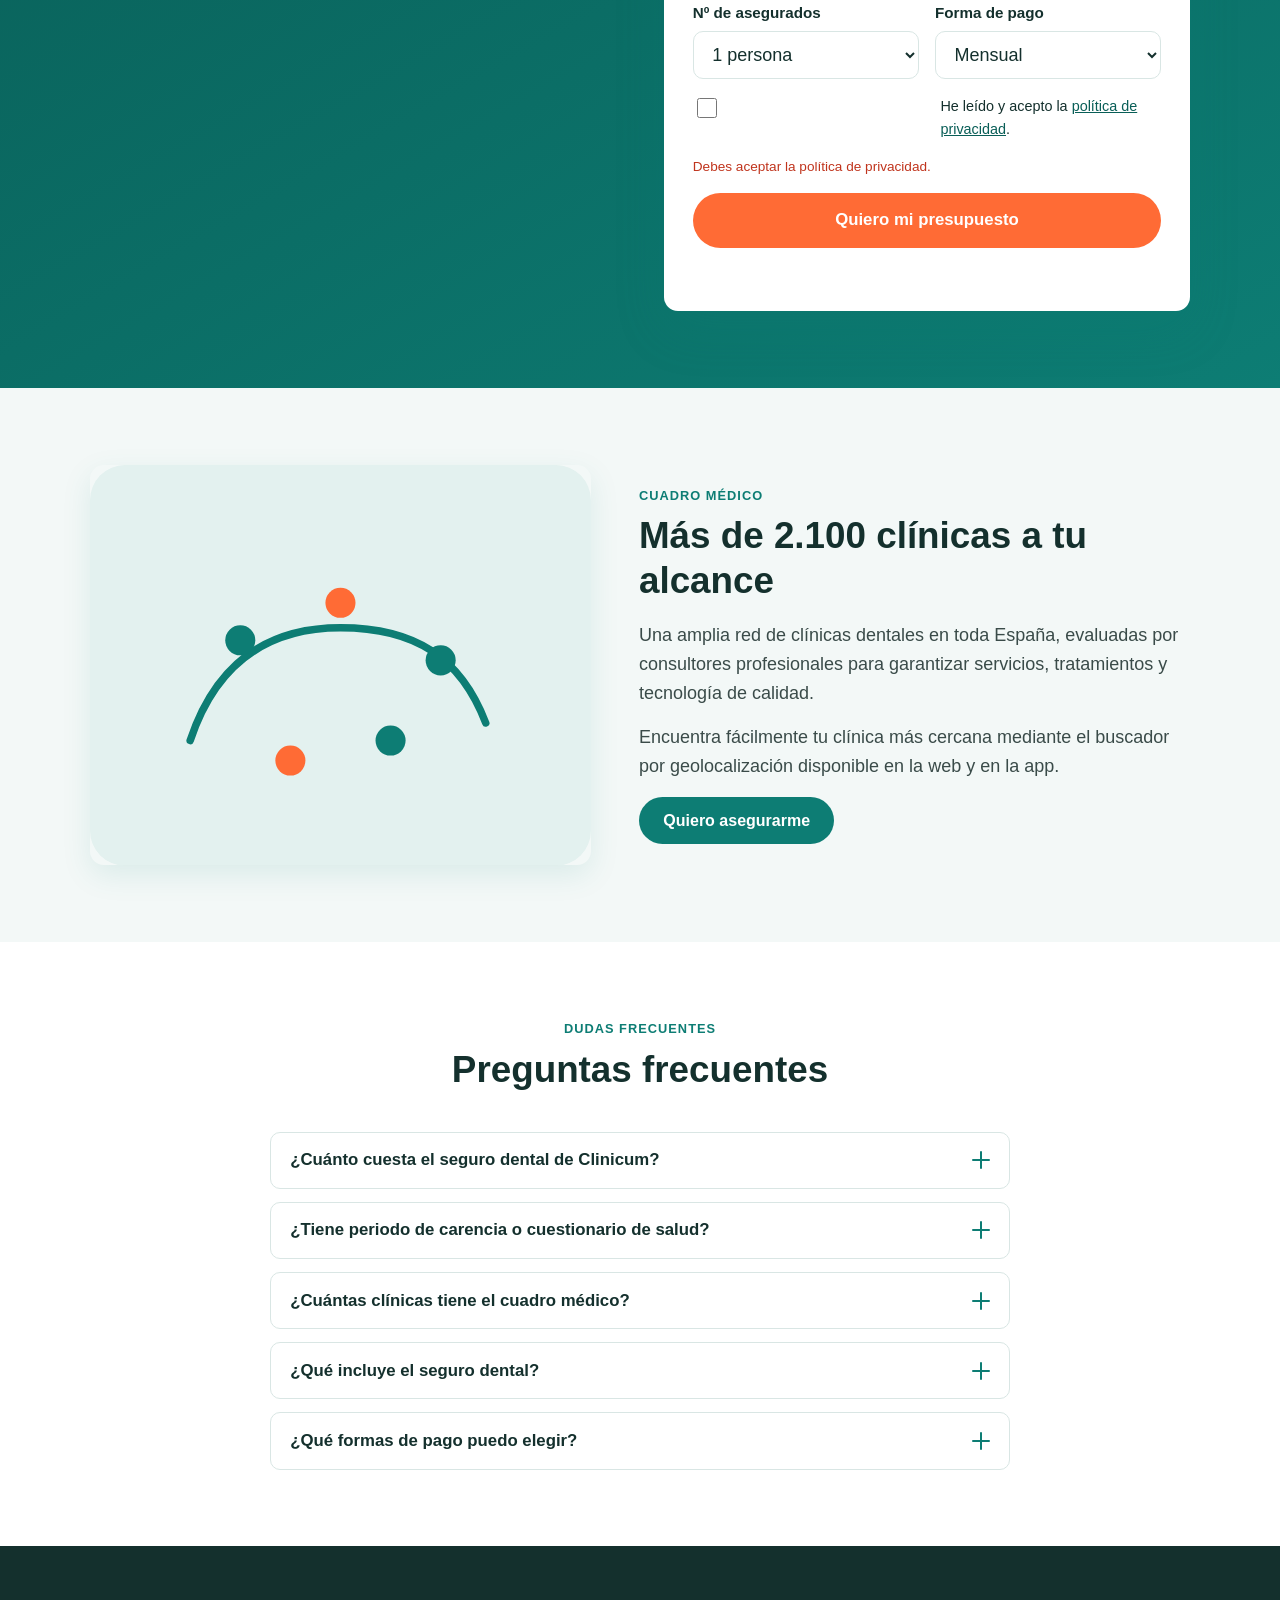
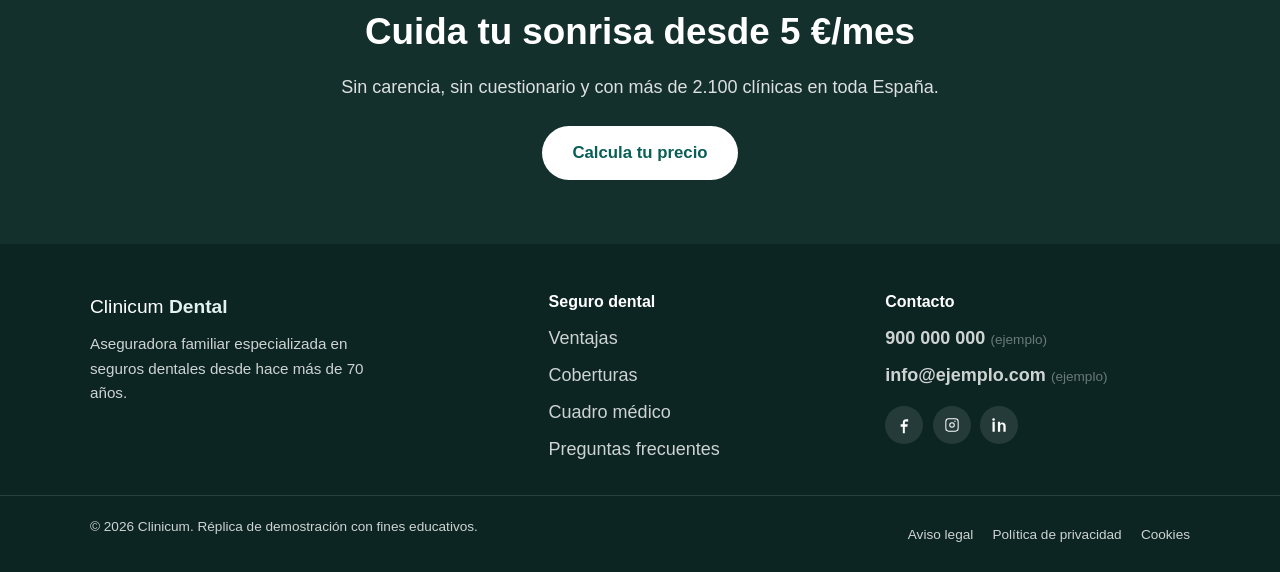
<file: clinicum-dental/index.html>
<!DOCTYPE html>
<html lang="es">
<head>
  <meta charset="UTF-8">
  <meta name="viewport" content="width=device-width, initial-scale=1.0">

  <!-- SEO básico -->
  <title>Seguro Dental Clinicum desde 5 €/mes | +2.100 clínicas en España</title>
  <meta name="description" content="Seguro dental Clinicum desde 5 €/mes: 41 servicios gratuitos, hasta 40% de descuento, sin carencia ni cuestionario y garantía de 2 años. Más de 2.100 clínicas en toda España.">
  <meta name="keywords" content="seguro dental, clinicum dental, seguro dental barato, dentista, cuadro médico dental, ortodoncia, implantes">
  <meta name="author" content="Clinicum">
  <meta name="robots" content="index, follow">
  <meta name="theme-color" content="#0d7d74">
  <link rel="canonical" href="https://www.clinicum.es/dental">

  <!-- Open Graph -->
  <meta property="og:type" content="website">
  <meta property="og:locale" content="es_ES">
  <meta property="og:site_name" content="Clinicum">
  <meta property="og:title" content="Seguro Dental Clinicum desde 5 €/mes">
  <meta property="og:description" content="41 servicios gratuitos, hasta 40% de descuento, sin carencia y garantía de 2 años. Más de 2.100 clínicas en toda España.">
  <meta property="og:url" content="https://www.clinicum.es/dental">
  <meta property="og:image" content="https://www.clinicum.es/dental/assets/og-image.svg">

  <!-- Twitter -->
  <meta name="twitter:card" content="summary_large_image">
  <meta name="twitter:title" content="Seguro Dental Clinicum desde 5 €/mes">
  <meta name="twitter:description" content="41 servicios gratuitos, hasta 40% de descuento, sin carencia y garantía de 2 años.">
  <meta name="twitter:image" content="https://www.clinicum.es/dental/assets/og-image.svg">

  <!-- Iconos -->
  <link rel="icon" href="assets/favicon.svg" type="image/svg+xml">

  <!-- Estilos -->
  <link rel="stylesheet" href="css/styles.css">

  <!-- Datos estructurados: Organización aseguradora -->
  <script type="application/ld+json">
  {
    "@context": "https://schema.org",
    "@type": "InsuranceAgency",
    "name": "Clinicum",
    "description": "Aseguradora familiar especializada en seguros dentales desde hace más de 70 años.",
    "url": "https://www.clinicum.es/dental",
    "areaServed": "ES",
    "foundingDate": "1950",
    "slogan": "Tu seguro dental desde 5 €/mes"
  }
  </script>

  <!-- Datos estructurados: Producto / Oferta -->
  <script type="application/ld+json">
  {
    "@context": "https://schema.org",
    "@type": "Product",
    "name": "Seguro Dental Clinicum",
    "description": "Seguro dental con 41 servicios gratuitos, hasta 40% de descuento en el resto, sin periodo de carencia ni cuestionario de salud y garantía de 2 años en materiales y tratamientos.",
    "brand": { "@type": "Brand", "name": "Clinicum" },
    "offers": {
      "@type": "Offer",
      "price": "5.00",
      "priceCurrency": "EUR",
      "availability": "https://schema.org/InStock",
      "priceSpecification": {
        "@type": "UnitPriceSpecification",
        "price": "5.00",
        "priceCurrency": "EUR",
        "unitText": "MES"
      }
    }
  }
  </script>

  <!-- Datos estructurados: Preguntas frecuentes -->
  <script type="application/ld+json">
  {
    "@context": "https://schema.org",
    "@type": "FAQPage",
    "mainEntity": [
      {
        "@type": "Question",
        "name": "¿Cuánto cuesta el seguro dental de Clinicum?",
        "acceptedAnswer": { "@type": "Answer", "text": "El seguro dental de Clinicum está disponible desde 5 €/mes. Los menores de 8 años tienen cuota gratuita si van acompañados de un adulto asegurado." }
      },
      {
        "@type": "Question",
        "name": "¿Tiene periodo de carencia o cuestionario de salud?",
        "acceptedAnswer": { "@type": "Answer", "text": "No. El seguro se contrata sin periodo de carencia y sin cuestionario de salud previo, por lo que puedes empezar a usarlo desde el primer día." }
      },
      {
        "@type": "Question",
        "name": "¿Cuántas clínicas tiene el cuadro médico dental?",
        "acceptedAnswer": { "@type": "Answer", "text": "El cuadro médico dental cuenta con más de 2.100 clínicas en toda España, evaluadas por consultores profesionales y localizables por geolocalización desde la web y la app." }
      },
      {
        "@type": "Question",
        "name": "¿Qué incluye el seguro dental?",
        "acceptedAnswer": { "@type": "Answer", "text": "Incluye 41 servicios totalmente gratuitos y descuentos de hasta el 40% en el resto de tratamientos, además de una garantía de 2 años en materiales y tratamientos." }
      },
      {
        "@type": "Question",
        "name": "¿Qué formas de pago hay?",
        "acceptedAnswer": { "@type": "Answer", "text": "Puedes elegir entre tres modalidades de pago: mensual, semestral o anual, en función del número de asegurados." }
      }
    ]
  }
  </script>
</head>
<body>
  <!-- Salto al contenido para accesibilidad -->
  <a class="skip-link" href="#main">Saltar al contenido principal</a>

  <!-- ====================== CABECERA ====================== -->
  <header class="site-header" id="top">
    <div class="container header-inner">
      <a class="brand" href="#top" aria-label="Clinicum Dental, inicio">
        <svg class="brand-mark" width="34" height="34" viewBox="0 0 32 32" aria-hidden="true" focusable="false">
          <path fill="currentColor" d="M16 3c-2.4 0-3.8 1-5.6 1S6.9 3.2 5.3 4.2C3.4 5.4 2.6 7.7 2.6 10.4c0 4 1.3 7.6 2.6 10.7 1.1 2.6 2.2 5 3.6 6.6.7.8 1.7 1.3 2.5.9.8-.4 1-1.5 1.2-2.6.3-1.6.6-3.4 1.9-3.4s1.6 1.8 1.9 3.4c.2 1.1.4 2.2 1.2 2.6.8.4 1.8-.1 2.5-.9 1.4-1.6 2.5-4 3.6-6.6 1.3-3.1 2.6-6.7 2.6-10.7 0-2.7-.8-5-2.7-6.2C25.9 3.2 24.5 4 22.7 4S18.4 3 16 3z"/>
        </svg>
        <span class="brand-name">Clinicum <strong>Dental</strong></span>
      </a>

      <button class="nav-toggle" id="navToggle" aria-expanded="false" aria-controls="primaryNav" aria-label="Abrir menú de navegación">
        <span class="nav-toggle-bar" aria-hidden="true"></span>
        <span class="nav-toggle-bar" aria-hidden="true"></span>
        <span class="nav-toggle-bar" aria-hidden="true"></span>
      </button>

      <nav class="primary-nav" id="primaryNav" aria-label="Navegación principal">
        <ul>
          <li><a href="#ventajas">Ventajas</a></li>
          <li><a href="#coberturas">Coberturas</a></li>
          <li><a href="#como-funciona">Cómo funciona</a></li>
          <li><a href="#cuadro-medico">Cuadro médico</a></li>
          <li><a href="#faq">Preguntas</a></li>
          <li><a class="btn btn-accent btn-sm" href="#presupuesto">Calcula tu precio</a></li>
        </ul>
      </nav>
    </div>
  </header>

  <main id="main">
    <!-- ====================== HERO ====================== -->
    <section class="hero" aria-labelledby="hero-title">
      <div class="container hero-grid">
        <div class="hero-copy">
          <p class="eyebrow">Más de 70 años cuidando tu sonrisa</p>
          <h1 id="hero-title">Tu seguro dental desde <span class="price-pop">5&nbsp;€/mes</span></h1>
          <p class="hero-lead">
            41 servicios totalmente gratuitos y hasta un 40&nbsp;% de descuento en el resto.
            Sin periodo de carencia, sin cuestionario de salud y con garantía de 2 años.
          </p>
          <div class="hero-cta">
            <a class="btn btn-accent btn-lg" href="#presupuesto">Calcula tu precio</a>
            <a class="btn btn-ghost btn-lg" href="#coberturas">Ver coberturas</a>
          </div>
          <ul class="hero-ticks" role="list">
            <li>Sin carencia</li>
            <li>Sin cuestionario</li>
            <li>Sin límite de uso</li>
          </ul>
        </div>

        <div class="hero-card" aria-hidden="false">
          <div class="quote-card">
            <p class="quote-card-label">Cuota orientativa</p>
            <p class="quote-card-price"><span>desde</span> 5<span class="cents">€</span></p>
            <p class="quote-card-period">al mes por asegurado</p>
            <ul class="quote-card-list" role="list">
              <li>Menores de 8 años <strong>gratis</strong>*</li>
              <li>Pago mensual, semestral o anual</li>
              <li>Garantía de 2 años</li>
            </ul>
            <a class="btn btn-accent btn-block" href="#presupuesto">Lo quiero</a>
            <p class="quote-card-foot">*Acompañados de un adulto asegurado.</p>
          </div>
        </div>
      </div>
    </section>

    <!-- ====================== BARRA DE CONFIANZA ====================== -->
    <section class="trust" aria-label="Datos destacados">
      <div class="container trust-grid">
        <div class="trust-item">
          <span class="trust-num">+70</span>
          <span class="trust-text">años de experiencia</span>
        </div>
        <div class="trust-item">
          <span class="trust-num">+2.100</span>
          <span class="trust-text">clínicas en España</span>
        </div>
        <div class="trust-item">
          <span class="trust-num">+35.000</span>
          <span class="trust-text">asegurados</span>
        </div>
        <div class="trust-item">
          <span class="trust-num">41</span>
          <span class="trust-text">servicios gratuitos</span>
        </div>
      </div>
    </section>

    <!-- ====================== VENTAJAS ====================== -->
    <section class="section" id="ventajas" aria-labelledby="ventajas-title">
      <div class="container">
        <header class="section-head">
          <p class="eyebrow">Por qué Clinicum</p>
          <h2 id="ventajas-title">Un seguro dental sin letra pequeña</h2>
          <p class="section-sub">Pensado para que lo uses desde el primer día y sin sorpresas.</p>
        </header>

        <ul class="cards-grid" role="list">
          <li class="card">
            <span class="card-icon" aria-hidden="true">
              <svg viewBox="0 0 24 24" width="28" height="28"><path fill="currentColor" d="M12 1 3 5v6c0 5 3.8 9.4 9 11 5.2-1.6 9-6 9-11V5l-9-4Zm-1.2 14.2-3.3-3.3 1.4-1.4 1.9 1.9 4.6-4.6 1.4 1.4-6 6Z"/></svg>
            </span>
            <h3>Sin carencia ni cuestionario</h3>
            <p>Empieza a usar tu seguro desde el primer día, sin esperas y sin cuestionario de salud previo.</p>
          </li>
          <li class="card">
            <span class="card-icon" aria-hidden="true">
              <svg viewBox="0 0 24 24" width="28" height="28"><path fill="currentColor" d="M12 2a10 10 0 1 0 0 20 10 10 0 0 0 0-20Zm1 15h-2v-2h2v2Zm0-4h-2V7h2v6Z"/></svg>
            </span>
            <h3>41 servicios gratuitos</h3>
            <p>Revisiones, limpiezas, radiografías y muchos más tratamientos incluidos sin coste adicional.</p>
          </li>
          <li class="card">
            <span class="card-icon" aria-hidden="true">
              <svg viewBox="0 0 24 24" width="28" height="28"><path fill="currentColor" d="M3 6h18v2H3V6Zm2 5h14v2H5v-2Zm3 5h8v2H8v-2Z"/></svg>
            </span>
            <h3>Hasta 40 % de descuento</h3>
            <p>Tarifas reducidas y pactadas en el resto de tratamientos, como implantes u ortodoncia.</p>
          </li>
          <li class="card">
            <span class="card-icon" aria-hidden="true">
              <svg viewBox="0 0 24 24" width="28" height="28"><path fill="currentColor" d="M12 1 3 5v6c0 5 3.8 9.4 9 11 5.2-1.6 9-6 9-11V5l-9-4Zm0 10.9h7c-.5 3.9-3.1 7.4-7 8.7V12H5V6.3l7-3.1v8.7Z"/></svg>
            </span>
            <h3>Garantía de 2 años</h3>
            <p>Materiales y tratamientos con garantía de 2 años para tu total tranquilidad.</p>
          </li>
          <li class="card">
            <span class="card-icon" aria-hidden="true">
              <svg viewBox="0 0 24 24" width="28" height="28"><path fill="currentColor" d="M12 2a7 7 0 0 0-7 7c0 5.2 7 13 7 13s7-7.8 7-13a7 7 0 0 0-7-7Zm0 9.5A2.5 2.5 0 1 1 12 6a2.5 2.5 0 0 1 0 5.5Z"/></svg>
            </span>
            <h3>+2.100 clínicas</h3>
            <p>Un amplio cuadro médico en toda España, localizable por geolocalización desde la web y la app.</p>
          </li>
          <li class="card">
            <span class="card-icon" aria-hidden="true">
              <svg viewBox="0 0 24 24" width="28" height="28"><path fill="currentColor" d="M12 1 3 5v6c0 5 3.8 9.4 9 11 5.2-1.6 9-6 9-11V5l-9-4Zm4 12h-3v3h-2v-3H8v-2h3V8h2v3h3v2Z"/></svg>
            </span>
            <h3>Sin límite de uso</h3>
            <p>Acude a tu dentista todas las veces que lo necesites, sin restricciones de uso.</p>
          </li>
        </ul>
      </div>
    </section>

    <!-- ====================== COBERTURAS ====================== -->
    <section class="section section-soft" id="coberturas" aria-labelledby="coberturas-title">
      <div class="container">
        <header class="section-head">
          <p class="eyebrow">Coberturas</p>
          <h2 id="coberturas-title">Tratamientos cubiertos</h2>
          <p class="section-sub">Servicios incluidos sin coste y otros con importantes descuentos.</p>
        </header>

        <ul class="coverage-grid" role="list">
          <li class="coverage-item"><span class="dot" aria-hidden="true"></span>Revisiones y diagnóstico</li>
          <li class="coverage-item"><span class="dot" aria-hidden="true"></span>Limpiezas bucales</li>
          <li class="coverage-item"><span class="dot" aria-hidden="true"></span>Radiografías</li>
          <li class="coverage-item"><span class="dot" aria-hidden="true"></span>Urgencias dentales</li>
          <li class="coverage-item"><span class="dot" aria-hidden="true"></span>Empastes y obturaciones</li>
          <li class="coverage-item"><span class="dot" aria-hidden="true"></span>Endodoncia</li>
          <li class="coverage-item"><span class="dot" aria-hidden="true"></span>Periodoncia</li>
          <li class="coverage-item"><span class="dot" aria-hidden="true"></span>Implantes dentales</li>
          <li class="coverage-item"><span class="dot" aria-hidden="true"></span>Ortodoncia</li>
          <li class="coverage-item"><span class="dot" aria-hidden="true"></span>Prótesis dentales</li>
          <li class="coverage-item"><span class="dot" aria-hidden="true"></span>Estética dental</li>
          <li class="coverage-item"><span class="dot" aria-hidden="true"></span>Odontopediatría</li>
        </ul>
        <p class="coverage-note">El listado de coberturas gratuitas y con descuento puede variar según la modalidad contratada. Consulta el condicionado para el detalle completo de los 41 servicios gratuitos.</p>
      </div>
    </section>

    <!-- ====================== CÓMO FUNCIONA ====================== -->
    <section class="section" id="como-funciona" aria-labelledby="como-title">
      <div class="container">
        <header class="section-head">
          <p class="eyebrow">En 3 pasos</p>
          <h2 id="como-title">Cómo funciona</h2>
        </header>

        <ol class="steps" role="list">
          <li class="step">
            <span class="step-num" aria-hidden="true">1</span>
            <h3>Calcula tu precio</h3>
            <p>Indícanos cuántas personas queréis aseguraros y la forma de pago que prefieras.</p>
          </li>
          <li class="step">
            <span class="step-num" aria-hidden="true">2</span>
            <h3>Contrata online</h3>
            <p>Sin carencia ni cuestionario de salud. Tu seguro queda activo para usarlo enseguida.</p>
          </li>
          <li class="step">
            <span class="step-num" aria-hidden="true">3</span>
            <h3>Elige tu clínica</h3>
            <p>Localiza por geolocalización la clínica del cuadro médico más cercana y pide tu cita.</p>
          </li>
        </ol>
      </div>
    </section>

    <!-- ====================== PRESUPUESTO ====================== -->
    <section class="section section-cta" id="presupuesto" aria-labelledby="presupuesto-title">
      <div class="container quote-layout">
        <div class="quote-intro">
          <p class="eyebrow eyebrow-light">Presupuesto sin compromiso</p>
          <h2 id="presupuesto-title">Calcula tu precio en 1 minuto</h2>
          <p>Te enviamos una propuesta personalizada según el número de asegurados y la modalidad de pago. Sin compromiso y sin coste.</p>
          <ul class="quote-intro-list" role="list">
            <li>Respuesta rápida</li>
            <li>Atención al cliente especializada</li>
            <li>Tus datos están protegidos</li>
          </ul>
        </div>

        <form class="quote-form" id="quoteForm" novalidate>
          <div class="field">
            <label for="nombre">Nombre y apellidos</label>
            <input type="text" id="nombre" name="nombre" autocomplete="name" required aria-required="true">
            <span class="field-error" data-error-for="nombre" hidden>Introduce tu nombre.</span>
          </div>

          <div class="field-row">
            <div class="field">
              <label for="email">Email</label>
              <input type="email" id="email" name="email" autocomplete="email" required aria-required="true">
              <span class="field-error" data-error-for="email" hidden>Introduce un email válido.</span>
            </div>
            <div class="field">
              <label for="telefono">Teléfono</label>
              <input type="tel" id="telefono" name="telefono" autocomplete="tel" inputmode="tel" required aria-required="true">
              <span class="field-error" data-error-for="telefono" hidden>Introduce un teléfono válido.</span>
            </div>
          </div>

          <div class="field-row">
            <div class="field">
              <label for="asegurados">Nº de asegurados</label>
              <select id="asegurados" name="asegurados">
                <option value="1">1 persona</option>
                <option value="2">2 personas</option>
                <option value="3">3 personas</option>
                <option value="4">4 o más personas</option>
              </select>
            </div>
            <div class="field">
              <label for="pago">Forma de pago</label>
              <select id="pago" name="pago">
                <option value="mensual">Mensual</option>
                <option value="semestral">Semestral</option>
                <option value="anual">Anual</option>
              </select>
            </div>
          </div>

          <div class="field field-check">
            <input type="checkbox" id="privacidad" name="privacidad" required aria-required="true">
            <label for="privacidad">He leído y acepto la <a href="#" class="inline-link">política de privacidad</a>.</label>
            <span class="field-error" data-error-for="privacidad" hidden>Debes aceptar la política de privacidad.</span>
          </div>

          <button type="submit" class="btn btn-accent btn-lg btn-block">Quiero mi presupuesto</button>
          <p class="form-status" id="formStatus" role="status" aria-live="polite"></p>
        </form>
      </div>
    </section>

    <!-- ====================== CUADRO MÉDICO ====================== -->
    <section class="section section-soft" id="cuadro-medico" aria-labelledby="cuadro-title">
      <div class="container split">
        <div class="split-media" aria-hidden="true">
          <svg viewBox="0 0 200 160" width="100%" height="auto" role="img" aria-label="Mapa de clínicas en España">
            <rect width="200" height="160" rx="14" fill="#e3f1ef"/>
            <path d="M40 110c10-30 30-45 60-45s48 12 58 38" fill="none" stroke="#0d7d74" stroke-width="3" stroke-linecap="round"/>
            <circle cx="60" cy="70" r="6" fill="#0d7d74"/>
            <circle cx="100" cy="55" r="6" fill="#ff6b35"/>
            <circle cx="140" cy="78" r="6" fill="#0d7d74"/>
            <circle cx="120" cy="110" r="6" fill="#0d7d74"/>
            <circle cx="80" cy="118" r="6" fill="#ff6b35"/>
          </svg>
        </div>
        <div class="split-copy">
          <p class="eyebrow">Cuadro médico</p>
          <h2 id="cuadro-title">Más de 2.100 clínicas a tu alcance</h2>
          <p>Una amplia red de clínicas dentales en toda España, evaluadas por consultores profesionales para garantizar servicios, tratamientos y tecnología de calidad.</p>
          <p>Encuentra fácilmente tu clínica más cercana mediante el buscador por geolocalización disponible en la web y en la app.</p>
          <a class="btn btn-primary" href="#presupuesto">Quiero asegurarme</a>
        </div>
      </div>
    </section>

    <!-- ====================== FAQ ====================== -->
    <section class="section" id="faq" aria-labelledby="faq-title">
      <div class="container container-narrow">
        <header class="section-head">
          <p class="eyebrow">Dudas frecuentes</p>
          <h2 id="faq-title">Preguntas frecuentes</h2>
        </header>

        <div class="faq" id="faqList">
          <div class="faq-item">
            <h3>
              <button type="button" class="faq-trigger" aria-expanded="false" aria-controls="faq1">
                ¿Cuánto cuesta el seguro dental de Clinicum?
                <span class="faq-icon" aria-hidden="true"></span>
              </button>
            </h3>
            <div class="faq-panel" id="faq1" role="region" hidden>
              <p>Está disponible <strong>desde 5 €/mes</strong>. Los menores de 8 años tienen cuota gratuita si van acompañados de un adulto asegurado. El precio final depende del número de asegurados y de la modalidad de pago elegida.</p>
            </div>
          </div>

          <div class="faq-item">
            <h3>
              <button type="button" class="faq-trigger" aria-expanded="false" aria-controls="faq2">
                ¿Tiene periodo de carencia o cuestionario de salud?
                <span class="faq-icon" aria-hidden="true"></span>
              </button>
            </h3>
            <div class="faq-panel" id="faq2" role="region" hidden>
              <p>No. El seguro se contrata <strong>sin periodo de carencia</strong> y <strong>sin cuestionario de salud</strong> previo, por lo que puedes empezar a usarlo desde el primer día.</p>
            </div>
          </div>

          <div class="faq-item">
            <h3>
              <button type="button" class="faq-trigger" aria-expanded="false" aria-controls="faq3">
                ¿Cuántas clínicas tiene el cuadro médico?
                <span class="faq-icon" aria-hidden="true"></span>
              </button>
            </h3>
            <div class="faq-panel" id="faq3" role="region" hidden>
              <p>El cuadro médico dental cuenta con <strong>más de 2.100 clínicas</strong> en toda España, evaluadas por consultores profesionales y localizables por geolocalización desde la web y la app.</p>
            </div>
          </div>

          <div class="faq-item">
            <h3>
              <button type="button" class="faq-trigger" aria-expanded="false" aria-controls="faq4">
                ¿Qué incluye el seguro dental?
                <span class="faq-icon" aria-hidden="true"></span>
              </button>
            </h3>
            <div class="faq-panel" id="faq4" role="region" hidden>
              <p>Incluye <strong>41 servicios totalmente gratuitos</strong> y descuentos de <strong>hasta el 40 %</strong> en el resto de tratamientos, además de una <strong>garantía de 2 años</strong> en materiales y tratamientos.</p>
            </div>
          </div>

          <div class="faq-item">
            <h3>
              <button type="button" class="faq-trigger" aria-expanded="false" aria-controls="faq5">
                ¿Qué formas de pago puedo elegir?
                <span class="faq-icon" aria-hidden="true"></span>
              </button>
            </h3>
            <div class="faq-panel" id="faq5" role="region" hidden>
              <p>Puedes elegir entre tres modalidades: <strong>mensual, semestral o anual</strong>, en función del número de asegurados.</p>
            </div>
          </div>
        </div>
      </div>
    </section>

    <!-- ====================== CTA FINAL ====================== -->
    <section class="final-cta" aria-labelledby="final-title">
      <div class="container final-cta-inner">
        <h2 id="final-title">Cuida tu sonrisa desde 5 €/mes</h2>
        <p>Sin carencia, sin cuestionario y con más de 2.100 clínicas en toda España.</p>
        <a class="btn btn-light btn-lg" href="#presupuesto">Calcula tu precio</a>
      </div>
    </section>
  </main>

  <!-- ====================== PIE ====================== -->
  <footer class="site-footer">
    <div class="container footer-grid">
      <div class="footer-col">
        <span class="brand-name brand-name-footer">Clinicum <strong>Dental</strong></span>
        <p class="footer-about">Aseguradora familiar especializada en seguros dentales desde hace más de 70 años.</p>
      </div>
      <nav class="footer-col" aria-label="Enlaces del seguro dental">
        <h2 class="footer-title">Seguro dental</h2>
        <ul>
          <li><a href="#ventajas">Ventajas</a></li>
          <li><a href="#coberturas">Coberturas</a></li>
          <li><a href="#cuadro-medico">Cuadro médico</a></li>
          <li><a href="#faq">Preguntas frecuentes</a></li>
        </ul>
      </nav>
      <div class="footer-col">
        <h2 class="footer-title">Contacto</h2>
        <!-- TODO: sustituir por los datos de contacto reales -->
        <ul class="footer-contact">
          <li><a href="tel:+34000000000">900 000 000</a> <span class="muted-inline">(ejemplo)</span></li>
          <li><a href="mailto:info@ejemplo.com">info@ejemplo.com</a> <span class="muted-inline">(ejemplo)</span></li>
        </ul>
        <div class="social" aria-label="Redes sociales">
          <a href="#" aria-label="Facebook"><svg viewBox="0 0 24 24" width="20" height="20" aria-hidden="true"><path fill="currentColor" d="M13 22v-8h3l.5-3H13V9.2c0-.9.3-1.5 1.6-1.5H17V5.1c-.3 0-1.3-.1-2.4-.1-2.4 0-4 1.4-4 4v2H8v3h2.6v8H13Z"/></svg></a>
          <a href="#" aria-label="Instagram"><svg viewBox="0 0 24 24" width="20" height="20" aria-hidden="true"><path fill="currentColor" d="M12 8.7A3.3 3.3 0 1 0 12 15.3 3.3 3.3 0 0 0 12 8.7Zm0 5.4a2.1 2.1 0 1 1 0-4.2 2.1 2.1 0 0 1 0 4.2ZM16 4H8a4 4 0 0 0-4 4v8a4 4 0 0 0 4 4h8a4 4 0 0 0 4-4V8a4 4 0 0 0-4-4Zm2.8 12A2.8 2.8 0 0 1 16 18.8H8A2.8 2.8 0 0 1 5.2 16V8A2.8 2.8 0 0 1 8 5.2h8A2.8 2.8 0 0 1 18.8 8v8Zm-2.4-8.5a.8.8 0 1 1-1.6 0 .8.8 0 0 1 1.6 0Z"/></svg></a>
          <a href="#" aria-label="LinkedIn"><svg viewBox="0 0 24 24" width="20" height="20" aria-hidden="true"><path fill="currentColor" d="M6.9 8.2H4.2V20h2.7V8.2ZM5.5 3.8a1.6 1.6 0 1 0 0 3.2 1.6 1.6 0 0 0 0-3.2ZM20 13.4c0-2.9-1.6-4.3-3.7-4.3-1.7 0-2.4.9-2.9 1.6V8.2H10.7c0 .8 0 11.8 0 11.8h2.7v-6.6c0-.4 0-.7.1-1 .3-.7.9-1.4 1.9-1.4 1.4 0 1.9 1 1.9 2.6V20H20v-6.6Z"/></svg></a>
        </div>
      </div>
    </div>
    <div class="footer-legal">
      <div class="container footer-legal-inner">
        <p>&copy; <span id="year"></span> Clinicum. Réplica de demostración con fines educativos.</p>
        <ul>
          <li><a href="#">Aviso legal</a></li>
          <li><a href="#">Política de privacidad</a></li>
          <li><a href="#">Cookies</a></li>
        </ul>
      </div>
    </div>
  </footer>

  <script src="js/main.js" defer></script>
</body>
</html>
</file>
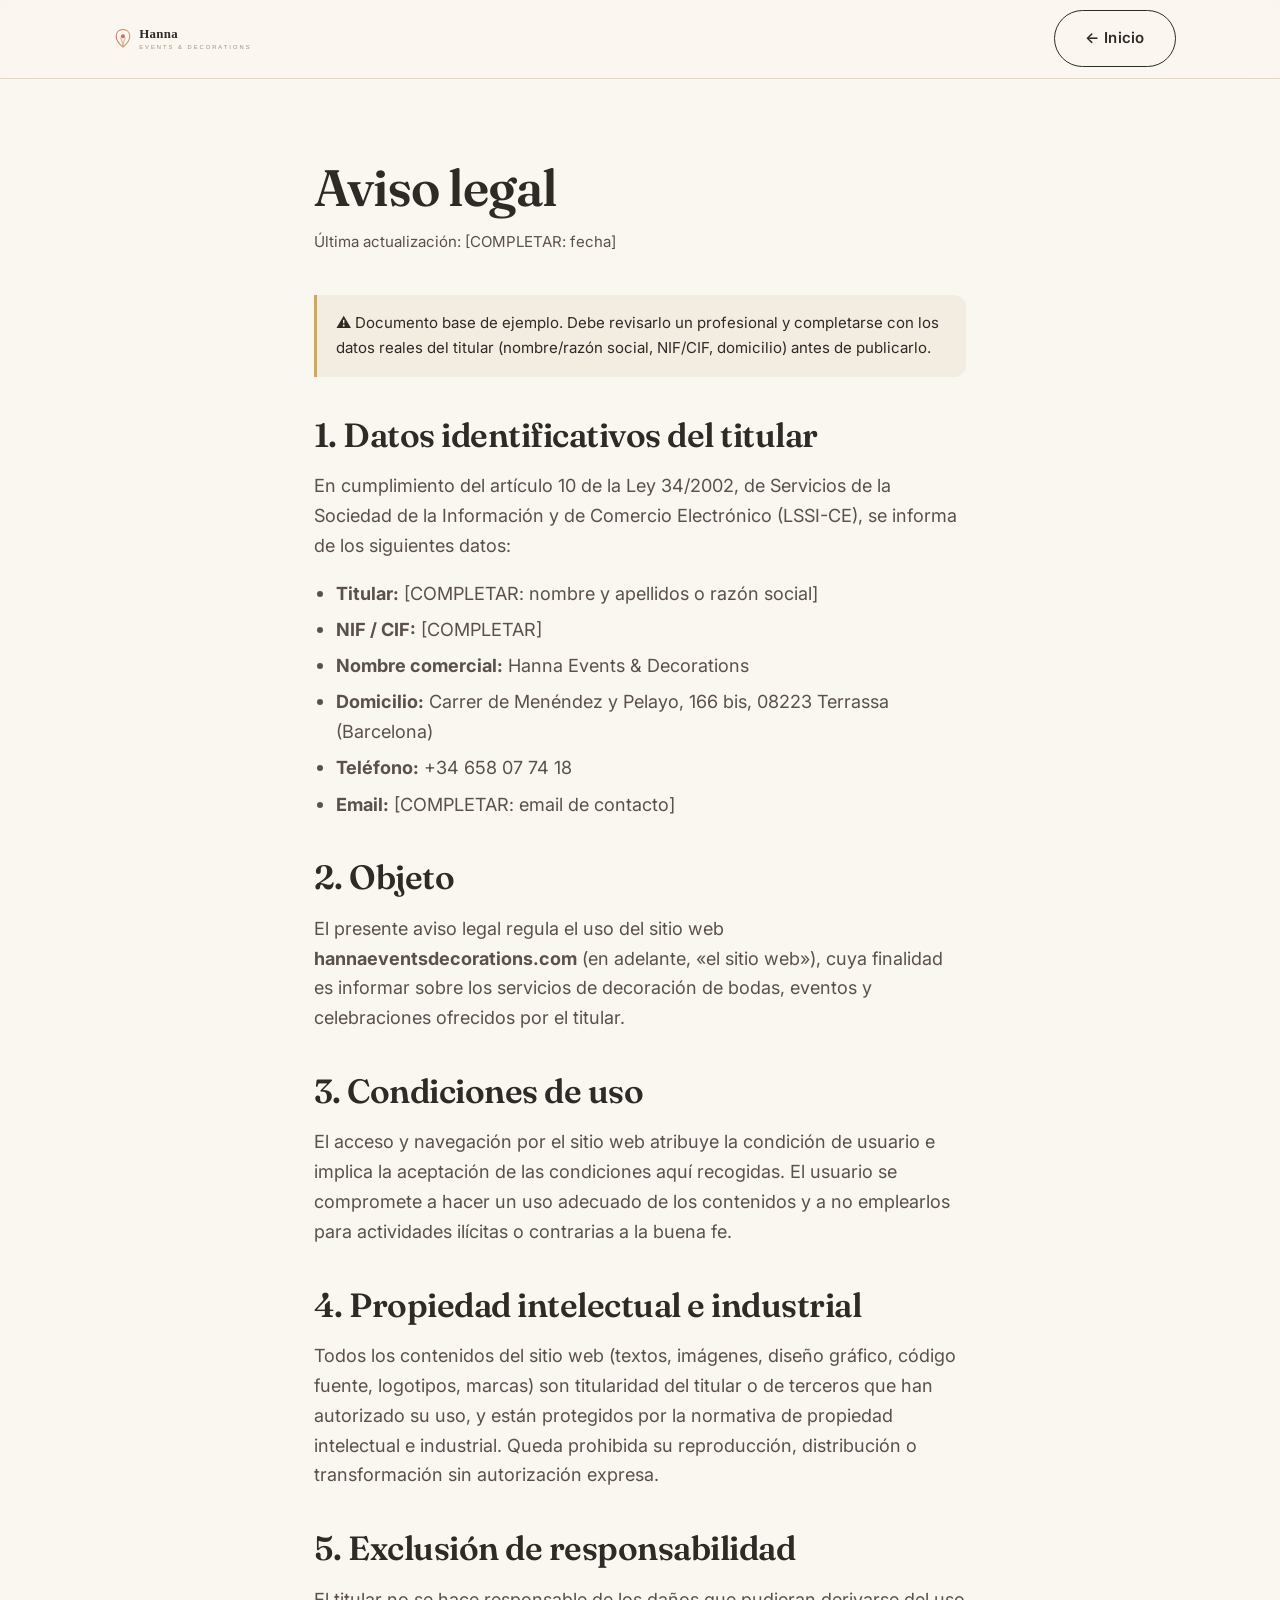
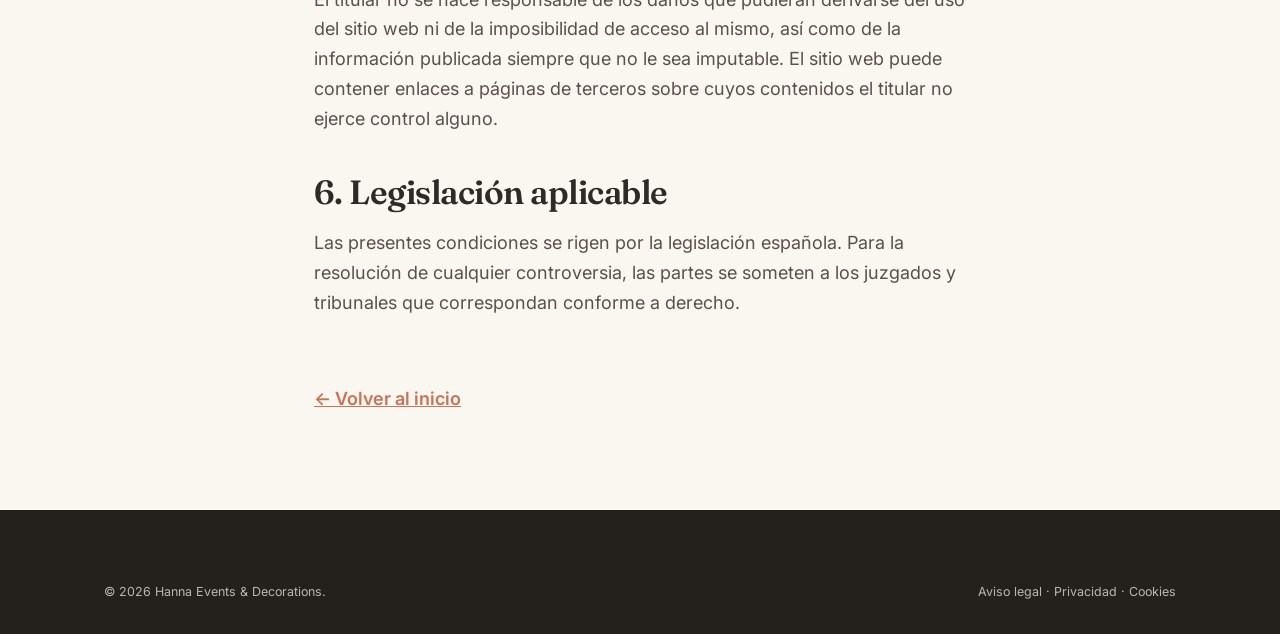
<file: legal/aviso-legal.html>
<!DOCTYPE html>
<html lang="es">
<head>
  <meta charset="UTF-8">
  <meta name="viewport" content="width=device-width, initial-scale=1.0">
  <meta name="theme-color" content="#FAF6F0">
  <title>Aviso legal | Hanna Events & Decorations</title>
  <meta name="description" content="Aviso legal de Hanna Events & Decorations, decoración de bodas y eventos en Terrassa.">
  <meta name="robots" content="noindex, follow">
  <link rel="icon" href="../img/favicon.svg" type="image/svg+xml">
  <link rel="preconnect" href="https://fonts.googleapis.com">
  <link rel="preconnect" href="https://fonts.gstatic.com" crossorigin>
  <link rel="stylesheet" href="https://fonts.googleapis.com/css2?family=Fraunces:ital,opsz,wght@0,9..144,400;0,9..144,600;1,9..144,400&family=Inter:wght@400;500;600&display=swap">
  <link rel="stylesheet" href="../css/styles.css">
</head>
<body>
  <header class="site-header is-scrolled">
    <div class="container nav">
      <a class="nav__logo" href="../index.html" aria-label="Volver al inicio"><img src="../img/logo.svg" alt="Hanna Events & Decorations" width="220" height="56"></a>
      <a class="btn btn--ghost" href="../index.html">← Inicio</a>
    </div>
  </header>

  <main class="legal-page">
    <div class="container">
      <h1>Aviso legal</h1>
      <p class="updated">Última actualización: [COMPLETAR: fecha]</p>

      <div class="legal-note">⚠️ Documento base de ejemplo. Debe revisarlo un profesional y completarse con los datos reales del titular (nombre/razón social, NIF/CIF, domicilio) antes de publicarlo.</div>

      <h2>1. Datos identificativos del titular</h2>
      <p>En cumplimiento del artículo 10 de la Ley 34/2002, de Servicios de la Sociedad de la Información y de Comercio Electrónico (LSSI-CE), se informa de los siguientes datos:</p>
      <ul>
        <li><strong>Titular:</strong> [COMPLETAR: nombre y apellidos o razón social]</li>
        <li><strong>NIF / CIF:</strong> [COMPLETAR]</li>
        <li><strong>Nombre comercial:</strong> Hanna Events &amp; Decorations</li>
        <li><strong>Domicilio:</strong> Carrer de Menéndez y Pelayo, 166 bis, 08223 Terrassa (Barcelona)</li>
        <li><strong>Teléfono:</strong> +34 658 07 74 18</li>
        <li><strong>Email:</strong> [COMPLETAR: email de contacto]</li>
      </ul>

      <h2>2. Objeto</h2>
      <p>El presente aviso legal regula el uso del sitio web <strong>hannaeventsdecorations.com</strong> (en adelante, «el sitio web»), cuya finalidad es informar sobre los servicios de decoración de bodas, eventos y celebraciones ofrecidos por el titular.</p>

      <h2>3. Condiciones de uso</h2>
      <p>El acceso y navegación por el sitio web atribuye la condición de usuario e implica la aceptación de las condiciones aquí recogidas. El usuario se compromete a hacer un uso adecuado de los contenidos y a no emplearlos para actividades ilícitas o contrarias a la buena fe.</p>

      <h2>4. Propiedad intelectual e industrial</h2>
      <p>Todos los contenidos del sitio web (textos, imágenes, diseño gráfico, código fuente, logotipos, marcas) son titularidad del titular o de terceros que han autorizado su uso, y están protegidos por la normativa de propiedad intelectual e industrial. Queda prohibida su reproducción, distribución o transformación sin autorización expresa.</p>

      <h2>5. Exclusión de responsabilidad</h2>
      <p>El titular no se hace responsable de los daños que pudieran derivarse del uso del sitio web ni de la imposibilidad de acceso al mismo, así como de la información publicada siempre que no le sea imputable. El sitio web puede contener enlaces a páginas de terceros sobre cuyos contenidos el titular no ejerce control alguno.</p>

      <h2>6. Legislación aplicable</h2>
      <p>Las presentes condiciones se rigen por la legislación española. Para la resolución de cualquier controversia, las partes se someten a los juzgados y tribunales que correspondan conforme a derecho.</p>

      <a class="back" href="../index.html">← Volver al inicio</a>
    </div>
  </main>

  <footer class="footer">
    <div class="container">
      <div class="footer__bottom" style="border:0;padding-top:0">
        <span>© <span id="year">2026</span> Hanna Events &amp; Decorations.</span>
        <span><a href="aviso-legal.html">Aviso legal</a> · <a href="politica-privacidad.html">Privacidad</a> · <a href="politica-cookies.html">Cookies</a></span>
      </div>
    </div>
  </footer>
  <script>document.getElementById('year').textContent=new Date().getFullYear();</script>
</body>
</html>
</file>
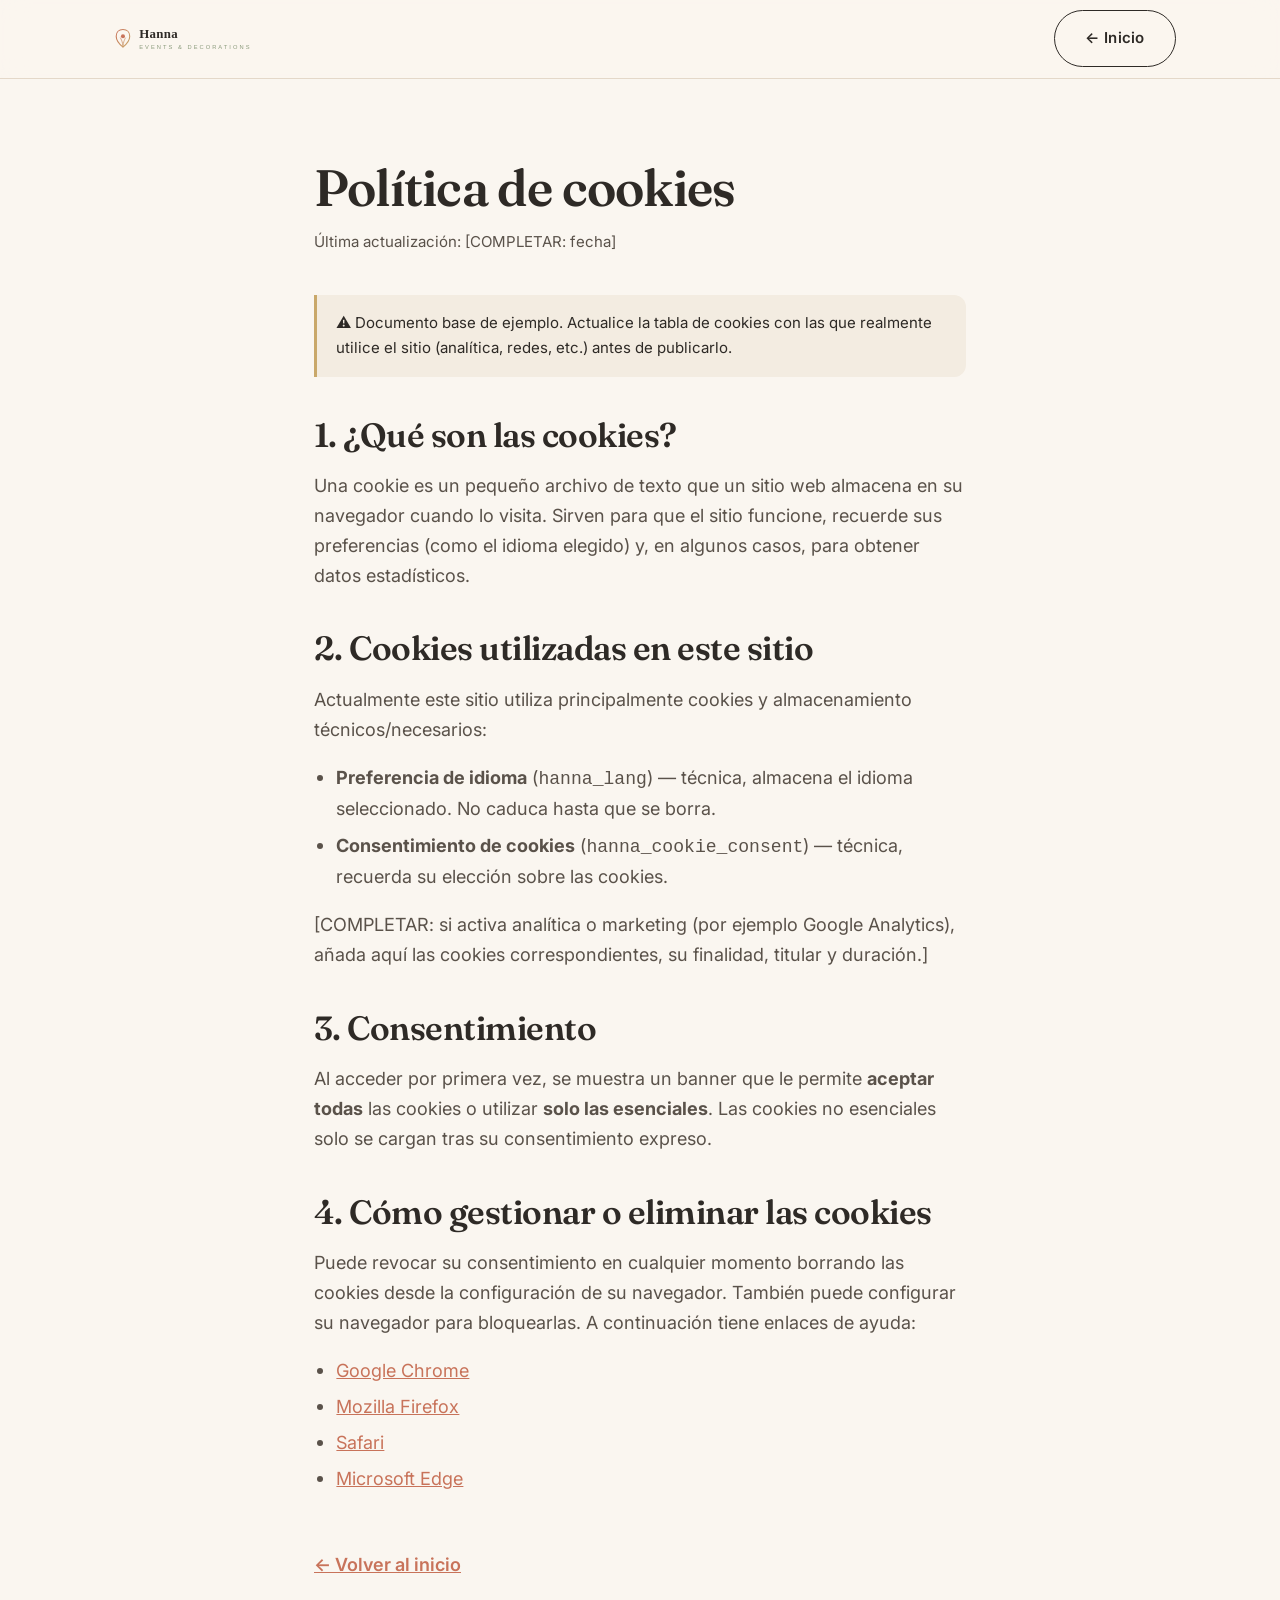
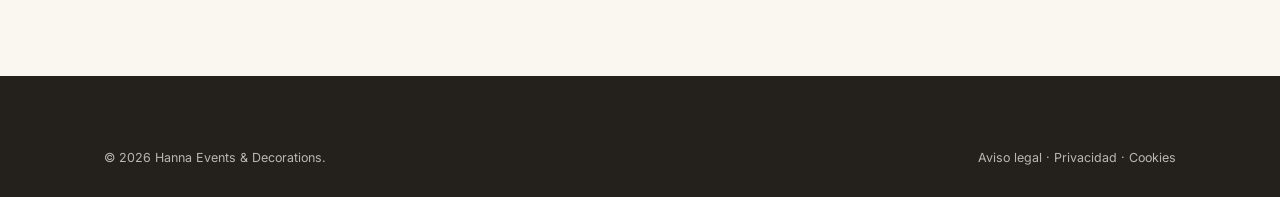
<file: legal/politica-cookies.html>
<!DOCTYPE html>
<html lang="es">
<head>
  <meta charset="UTF-8">
  <meta name="viewport" content="width=device-width, initial-scale=1.0">
  <meta name="theme-color" content="#FAF6F0">
  <title>Política de cookies | Hanna Events & Decorations</title>
  <meta name="description" content="Política de cookies de Hanna Events & Decorations.">
  <meta name="robots" content="noindex, follow">
  <link rel="icon" href="../img/favicon.svg" type="image/svg+xml">
  <link rel="preconnect" href="https://fonts.googleapis.com">
  <link rel="preconnect" href="https://fonts.gstatic.com" crossorigin>
  <link rel="stylesheet" href="https://fonts.googleapis.com/css2?family=Fraunces:ital,opsz,wght@0,9..144,400;0,9..144,600;1,9..144,400&family=Inter:wght@400;500;600&display=swap">
  <link rel="stylesheet" href="../css/styles.css">
</head>
<body>
  <header class="site-header is-scrolled">
    <div class="container nav">
      <a class="nav__logo" href="../index.html" aria-label="Volver al inicio"><img src="../img/logo.svg" alt="Hanna Events & Decorations" width="220" height="56"></a>
      <a class="btn btn--ghost" href="../index.html">← Inicio</a>
    </div>
  </header>

  <main class="legal-page">
    <div class="container">
      <h1>Política de cookies</h1>
      <p class="updated">Última actualización: [COMPLETAR: fecha]</p>

      <div class="legal-note">⚠️ Documento base de ejemplo. Actualice la tabla de cookies con las que realmente utilice el sitio (analítica, redes, etc.) antes de publicarlo.</div>

      <h2>1. ¿Qué son las cookies?</h2>
      <p>Una cookie es un pequeño archivo de texto que un sitio web almacena en su navegador cuando lo visita. Sirven para que el sitio funcione, recuerde sus preferencias (como el idioma elegido) y, en algunos casos, para obtener datos estadísticos.</p>

      <h2>2. Cookies utilizadas en este sitio</h2>
      <p>Actualmente este sitio utiliza principalmente cookies y almacenamiento técnicos/necesarios:</p>
      <ul>
        <li><strong>Preferencia de idioma</strong> (<code>hanna_lang</code>) — técnica, almacena el idioma seleccionado. No caduca hasta que se borra.</li>
        <li><strong>Consentimiento de cookies</strong> (<code>hanna_cookie_consent</code>) — técnica, recuerda su elección sobre las cookies.</li>
      </ul>
      <p>[COMPLETAR: si activa analítica o marketing (por ejemplo Google Analytics), añada aquí las cookies correspondientes, su finalidad, titular y duración.]</p>

      <h2>3. Consentimiento</h2>
      <p>Al acceder por primera vez, se muestra un banner que le permite <strong>aceptar todas</strong> las cookies o utilizar <strong>solo las esenciales</strong>. Las cookies no esenciales solo se cargan tras su consentimiento expreso.</p>

      <h2>4. Cómo gestionar o eliminar las cookies</h2>
      <p>Puede revocar su consentimiento en cualquier momento borrando las cookies desde la configuración de su navegador. También puede configurar su navegador para bloquearlas. A continuación tiene enlaces de ayuda:</p>
      <ul>
        <li><a href="https://support.google.com/chrome/answer/95647" target="_blank" rel="noopener">Google Chrome</a></li>
        <li><a href="https://support.mozilla.org/es/kb/cookies-informacion-que-los-sitios-web-guardan" target="_blank" rel="noopener">Mozilla Firefox</a></li>
        <li><a href="https://support.apple.com/es-es/guide/safari/sfri11471/mac" target="_blank" rel="noopener">Safari</a></li>
        <li><a href="https://support.microsoft.com/es-es/microsoft-edge" target="_blank" rel="noopener">Microsoft Edge</a></li>
      </ul>

      <a class="back" href="../index.html">← Volver al inicio</a>
    </div>
  </main>

  <footer class="footer">
    <div class="container">
      <div class="footer__bottom" style="border:0;padding-top:0">
        <span>© <span id="year">2026</span> Hanna Events &amp; Decorations.</span>
        <span><a href="aviso-legal.html">Aviso legal</a> · <a href="politica-privacidad.html">Privacidad</a> · <a href="politica-cookies.html">Cookies</a></span>
      </div>
    </div>
  </footer>
  <script>document.getElementById('year').textContent=new Date().getFullYear();</script>
</body>
</html>
</file>
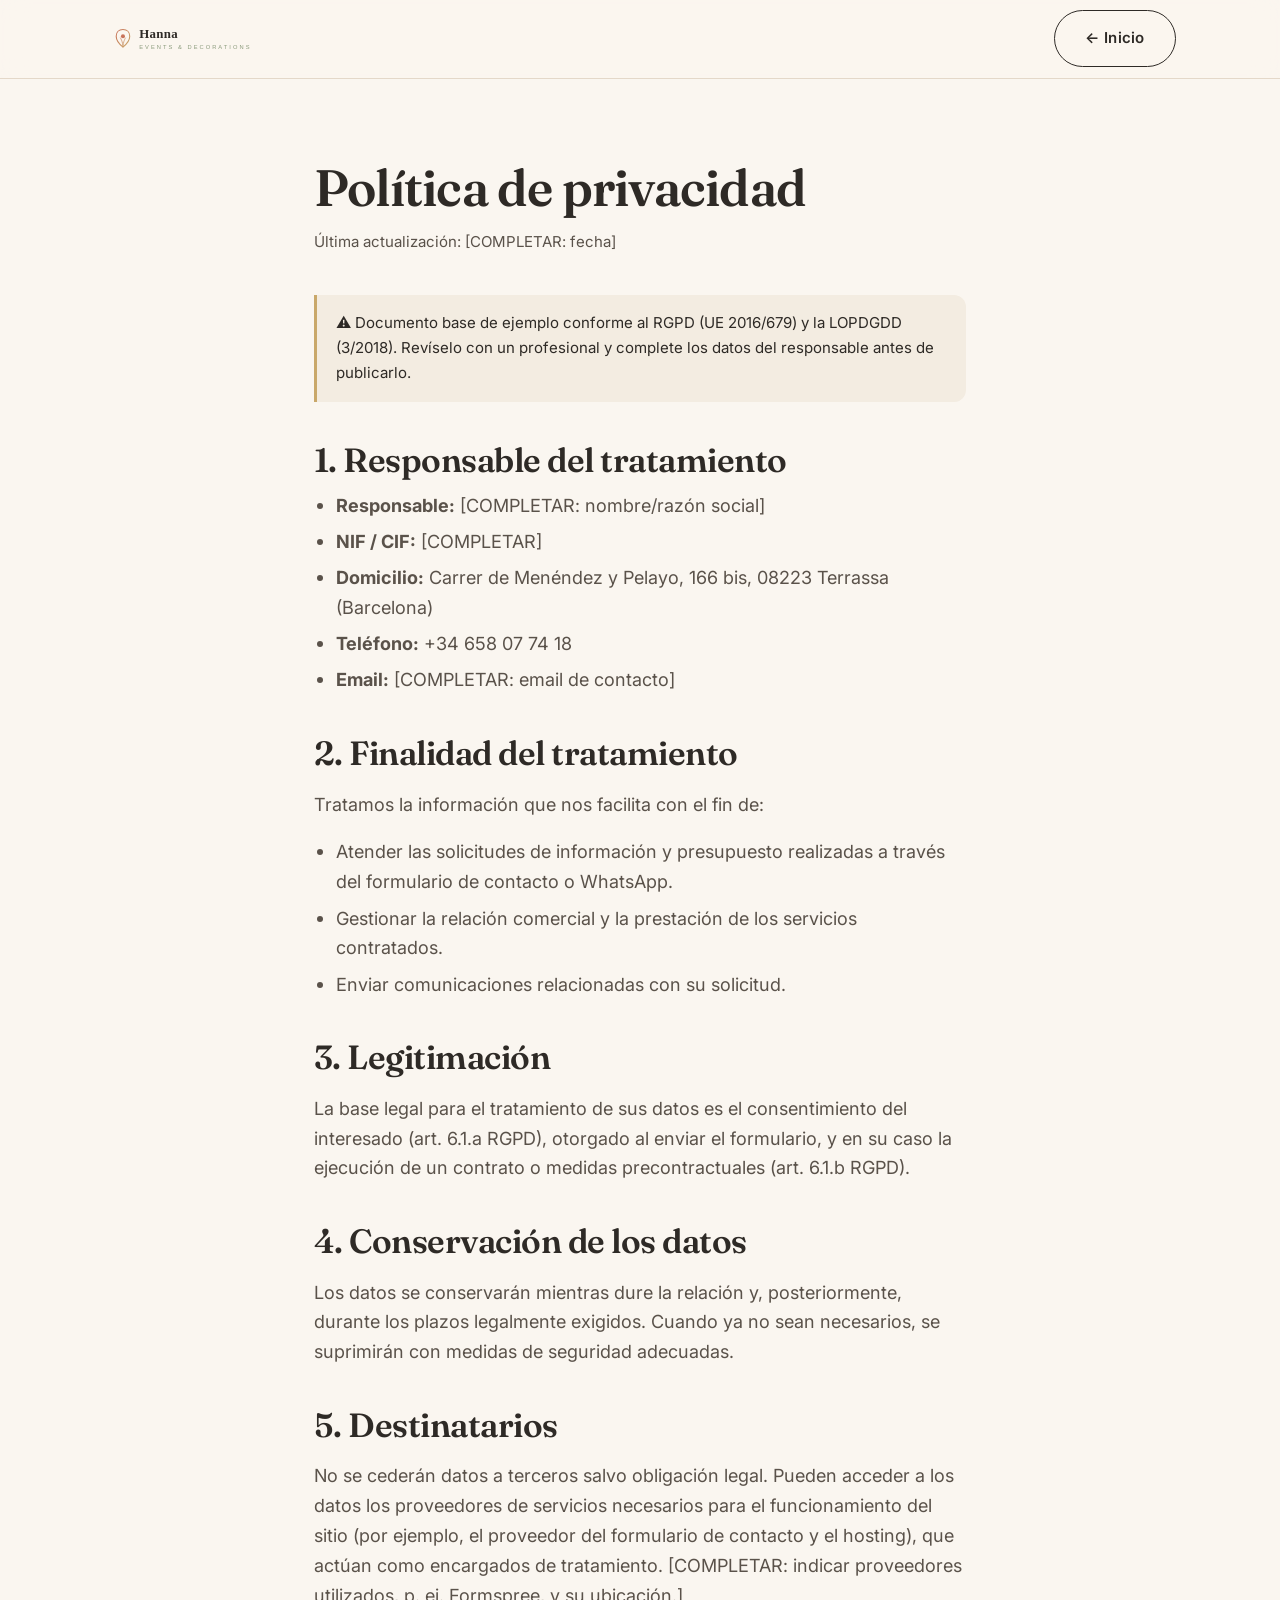
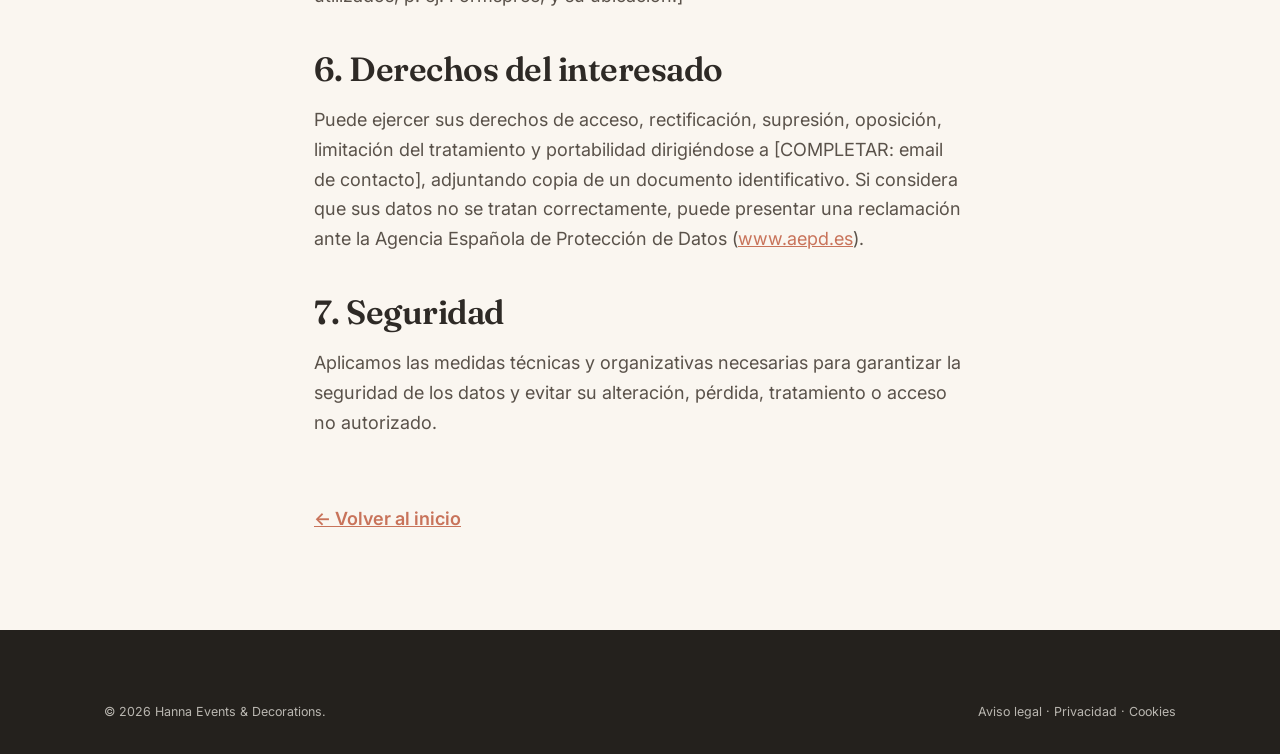
<file: legal/politica-privacidad.html>
<!DOCTYPE html>
<html lang="es">
<head>
  <meta charset="UTF-8">
  <meta name="viewport" content="width=device-width, initial-scale=1.0">
  <meta name="theme-color" content="#FAF6F0">
  <title>Política de privacidad | Hanna Events & Decorations</title>
  <meta name="description" content="Política de privacidad y protección de datos de Hanna Events & Decorations.">
  <meta name="robots" content="noindex, follow">
  <link rel="icon" href="../img/favicon.svg" type="image/svg+xml">
  <link rel="preconnect" href="https://fonts.googleapis.com">
  <link rel="preconnect" href="https://fonts.gstatic.com" crossorigin>
  <link rel="stylesheet" href="https://fonts.googleapis.com/css2?family=Fraunces:ital,opsz,wght@0,9..144,400;0,9..144,600;1,9..144,400&family=Inter:wght@400;500;600&display=swap">
  <link rel="stylesheet" href="../css/styles.css">
</head>
<body>
  <header class="site-header is-scrolled">
    <div class="container nav">
      <a class="nav__logo" href="../index.html" aria-label="Volver al inicio"><img src="../img/logo.svg" alt="Hanna Events & Decorations" width="220" height="56"></a>
      <a class="btn btn--ghost" href="../index.html">← Inicio</a>
    </div>
  </header>

  <main class="legal-page">
    <div class="container">
      <h1>Política de privacidad</h1>
      <p class="updated">Última actualización: [COMPLETAR: fecha]</p>

      <div class="legal-note">⚠️ Documento base de ejemplo conforme al RGPD (UE 2016/679) y la LOPDGDD (3/2018). Revíselo con un profesional y complete los datos del responsable antes de publicarlo.</div>

      <h2>1. Responsable del tratamiento</h2>
      <ul>
        <li><strong>Responsable:</strong> [COMPLETAR: nombre/razón social]</li>
        <li><strong>NIF / CIF:</strong> [COMPLETAR]</li>
        <li><strong>Domicilio:</strong> Carrer de Menéndez y Pelayo, 166 bis, 08223 Terrassa (Barcelona)</li>
        <li><strong>Teléfono:</strong> +34 658 07 74 18</li>
        <li><strong>Email:</strong> [COMPLETAR: email de contacto]</li>
      </ul>

      <h2>2. Finalidad del tratamiento</h2>
      <p>Tratamos la información que nos facilita con el fin de:</p>
      <ul>
        <li>Atender las solicitudes de información y presupuesto realizadas a través del formulario de contacto o WhatsApp.</li>
        <li>Gestionar la relación comercial y la prestación de los servicios contratados.</li>
        <li>Enviar comunicaciones relacionadas con su solicitud.</li>
      </ul>

      <h2>3. Legitimación</h2>
      <p>La base legal para el tratamiento de sus datos es el consentimiento del interesado (art. 6.1.a RGPD), otorgado al enviar el formulario, y en su caso la ejecución de un contrato o medidas precontractuales (art. 6.1.b RGPD).</p>

      <h2>4. Conservación de los datos</h2>
      <p>Los datos se conservarán mientras dure la relación y, posteriormente, durante los plazos legalmente exigidos. Cuando ya no sean necesarios, se suprimirán con medidas de seguridad adecuadas.</p>

      <h2>5. Destinatarios</h2>
      <p>No se cederán datos a terceros salvo obligación legal. Pueden acceder a los datos los proveedores de servicios necesarios para el funcionamiento del sitio (por ejemplo, el proveedor del formulario de contacto y el hosting), que actúan como encargados de tratamiento. [COMPLETAR: indicar proveedores utilizados, p. ej. Formspree, y su ubicación.]</p>

      <h2>6. Derechos del interesado</h2>
      <p>Puede ejercer sus derechos de acceso, rectificación, supresión, oposición, limitación del tratamiento y portabilidad dirigiéndose a [COMPLETAR: email de contacto], adjuntando copia de un documento identificativo. Si considera que sus datos no se tratan correctamente, puede presentar una reclamación ante la Agencia Española de Protección de Datos (<a href="https://www.aepd.es" target="_blank" rel="noopener">www.aepd.es</a>).</p>

      <h2>7. Seguridad</h2>
      <p>Aplicamos las medidas técnicas y organizativas necesarias para garantizar la seguridad de los datos y evitar su alteración, pérdida, tratamiento o acceso no autorizado.</p>

      <a class="back" href="../index.html">← Volver al inicio</a>
    </div>
  </main>

  <footer class="footer">
    <div class="container">
      <div class="footer__bottom" style="border:0;padding-top:0">
        <span>© <span id="year">2026</span> Hanna Events &amp; Decorations.</span>
        <span><a href="aviso-legal.html">Aviso legal</a> · <a href="politica-privacidad.html">Privacidad</a> · <a href="politica-cookies.html">Cookies</a></span>
      </div>
    </div>
  </footer>
  <script>document.getElementById('year').textContent=new Date().getFullYear();</script>
</body>
</html>
</file>
<file: css/styles.css>
/* ============================================================
   Hanna Events & Decorations — hoja de estilo principal
   Estética: editorial cálida (terracota · salvia · champán)
   Mobile-first · CSS moderno · sin dependencias
   ============================================================ */

/* ---------- 1. Tokens de diseño ---------- */
:root {
  /* Paleta */
  --ivory:      #FAF6F0;
  --ivory-2:    #F3ECE1;
  --ink:        #2E2A26;
  --ink-soft:   #5A524A;
  --terra:      #C8735A;
  --terra-dark: #A85842;
  --sage:       #8A9A7B;
  --sage-dark:  #6E7E60;
  --champagne:  #C9A86A;
  --line:       #E4D8C9;

  /* Tipografía */
  --font-display: "Fraunces", Georgia, "Times New Roman", serif;
  --font-body: "Inter", -apple-system, BlinkMacSystemFont, "Segoe UI", Roboto, sans-serif;

  /* Escala fluida */
  --step--1: clamp(0.83rem, 0.79rem + 0.2vw, 0.94rem);
  --step-0:  clamp(1rem, 0.95rem + 0.25vw, 1.13rem);
  --step-1:  clamp(1.2rem, 1.1rem + 0.5vw, 1.5rem);
  --step-2:  clamp(1.5rem, 1.3rem + 1vw, 2.1rem);
  --step-3:  clamp(2rem, 1.6rem + 2vw, 3.2rem);
  --step-4:  clamp(2.6rem, 1.9rem + 3.6vw, 5rem);
  --step-5:  clamp(3.2rem, 2.2rem + 5vw, 6.5rem);

  /* Layout */
  --container: 1200px;
  --gutter: clamp(1.2rem, 5vw, 4rem);
  --radius: 14px;
  --radius-lg: 26px;
  --shadow: 0 18px 50px -22px rgba(46, 42, 38, 0.35);
  --shadow-soft: 0 10px 30px -18px rgba(46, 42, 38, 0.4);
  --ease: cubic-bezier(0.22, 1, 0.36, 1);
}

/* ---------- 2. Reset ligero ---------- */
*, *::before, *::after { box-sizing: border-box; }
html { scroll-behavior: smooth; -webkit-text-size-adjust: 100%; }
@media (prefers-reduced-motion: reduce) {
  html { scroll-behavior: auto; }
  *, *::before, *::after { animation-duration: 0.001ms !important; transition-duration: 0.001ms !important; }
}
body {
  margin: 0;
  font-family: var(--font-body);
  font-size: var(--step-0);
  line-height: 1.65;
  color: var(--ink);
  background: var(--ivory);
  -webkit-font-smoothing: antialiased;
  overflow-x: hidden;
}
img, svg { max-width: 100%; height: auto; display: block; }
a { color: inherit; text-decoration: none; }
button { font: inherit; cursor: pointer; border: none; background: none; }
ul { list-style: none; margin: 0; padding: 0; }
h1, h2, h3, h4 { font-family: var(--font-display); font-weight: 600; line-height: 1.08; margin: 0; letter-spacing: -0.015em; }

/* ---------- 3. Utilidades ---------- */
.container { width: 100%; max-width: var(--container); margin-inline: auto; padding-inline: var(--gutter); }
.eyebrow {
  font-family: var(--font-body);
  font-size: var(--step--1);
  letter-spacing: 0.28em;
  text-transform: uppercase;
  color: var(--terra);
  font-weight: 600;
  display: inline-flex;
  align-items: center;
  gap: 0.7rem;
}
.eyebrow::before { content: ""; width: 34px; height: 1px; background: var(--terra); opacity: 0.6; }
.section { padding-block: clamp(4rem, 9vw, 8rem); position: relative; }
.section__head { max-width: 44ch; margin-bottom: clamp(2rem, 5vw, 3.5rem); }
.section__head h2 { font-size: var(--step-3); margin-top: 1rem; }
.lead { font-size: var(--step-1); color: var(--ink-soft); font-family: var(--font-display); font-weight: 400; font-style: italic; }
.text-muted { color: var(--ink-soft); }
.skip-link {
  position: absolute; left: -999px; top: 0; z-index: 200;
  background: var(--ink); color: var(--ivory); padding: 0.8rem 1.2rem; border-radius: 0 0 10px 0;
}
.skip-link:focus { left: 0; }

/* Foco accesible visible */
:focus-visible { outline: 3px solid var(--terra); outline-offset: 3px; border-radius: 4px; }

/* Botones */
.btn {
  --btn-bg: var(--terra); --btn-fg: #fff;
  display: inline-flex; align-items: center; justify-content: center; gap: 0.6rem;
  padding: 0.95rem 1.9rem; border-radius: 100px;
  background: var(--btn-bg); color: var(--btn-fg);
  font-weight: 600; font-size: var(--step--1); letter-spacing: 0.02em;
  transition: transform 0.35s var(--ease), box-shadow 0.35s var(--ease), background 0.3s;
  box-shadow: 0 10px 24px -12px rgba(200, 115, 90, 0.7);
  will-change: transform;
}
.btn:hover { transform: translateY(-3px); box-shadow: 0 18px 34px -14px rgba(200, 115, 90, 0.8); background: var(--terra-dark); }
.btn:active { transform: translateY(-1px); }
.btn--ghost { --btn-bg: transparent; --btn-fg: var(--ink); border: 1.5px solid var(--ink); box-shadow: none; }
.btn--ghost:hover { background: var(--ink); --btn-fg: var(--ivory); box-shadow: none; }
.btn--light { --btn-bg: var(--ivory); --btn-fg: var(--ink); box-shadow: var(--shadow-soft); }
.btn__arrow { transition: transform 0.35s var(--ease); }
.btn:hover .btn__arrow { transform: translateX(4px); }

/* Reveal al hacer scroll */
.reveal { opacity: 0; transform: translateY(26px); transition: opacity 0.9s var(--ease), transform 0.9s var(--ease); }
.reveal.is-visible { opacity: 1; transform: none; }
.reveal[data-delay="1"] { transition-delay: 0.08s; }
.reveal[data-delay="2"] { transition-delay: 0.16s; }
.reveal[data-delay="3"] { transition-delay: 0.24s; }
.reveal[data-delay="4"] { transition-delay: 0.32s; }

/* ---------- 4. Cabecera / navegación ---------- */
.site-header {
  position: fixed; inset: 0 0 auto 0; z-index: 100;
  transition: background 0.4s var(--ease), box-shadow 0.4s var(--ease), padding 0.4s var(--ease);
  padding-block: 1.1rem;
}
.site-header.is-scrolled {
  background: rgba(250, 246, 240, 0.82);
  backdrop-filter: saturate(160%) blur(14px);
  -webkit-backdrop-filter: saturate(160%) blur(14px);
  box-shadow: 0 1px 0 var(--line);
  padding-block: 0.65rem;
}
.nav { display: flex; align-items: center; justify-content: space-between; gap: 1rem; }
.nav__logo img { height: 46px; width: auto; transition: height 0.4s var(--ease); }
.is-scrolled .nav__logo img { height: 38px; }
.nav__menu { display: none; gap: clamp(1.2rem, 2.5vw, 2.4rem); align-items: center; }
.nav__menu a { font-size: var(--step--1); font-weight: 500; position: relative; padding-block: 0.3rem; }
.nav__menu a::after {
  content: ""; position: absolute; left: 0; bottom: 0; width: 100%; height: 1.5px;
  background: var(--terra); transform: scaleX(0); transform-origin: right; transition: transform 0.4s var(--ease);
}
.nav__menu a:hover::after, .nav__menu a:focus-visible::after { transform: scaleX(1); transform-origin: left; }
.nav__actions { display: flex; align-items: center; gap: 0.8rem; }

/* Selector de idioma */
.lang { display: flex; align-items: center; gap: 0.15rem; background: var(--ivory-2); border-radius: 100px; padding: 0.25rem; }
.is-scrolled .lang { background: rgba(255,255,255,0.6); }
.lang button {
  font-size: 0.72rem; font-weight: 700; letter-spacing: 0.05em; text-transform: uppercase;
  padding: 0.35rem 0.6rem; border-radius: 100px; color: var(--ink-soft); transition: all 0.25s;
}
.lang button[aria-pressed="true"] { background: var(--ink); color: var(--ivory); }
.nav__cta { display: none; }

/* Botón hamburguesa */
.nav__toggle { display: inline-flex; flex-direction: column; gap: 5px; padding: 0.6rem; margin-right: -0.6rem; }
.nav__toggle span { width: 24px; height: 2px; background: var(--ink); border-radius: 2px; transition: transform 0.35s var(--ease), opacity 0.25s; }
body.menu-open .nav__toggle span:nth-child(1) { transform: translateY(7px) rotate(45deg); }
body.menu-open .nav__toggle span:nth-child(2) { opacity: 0; }
body.menu-open .nav__toggle span:nth-child(3) { transform: translateY(-7px) rotate(-45deg); }

/* Menú móvil */
.mobile-menu {
  position: fixed; inset: 0; z-index: 90; background: var(--ivory);
  display: grid; place-content: center; gap: 1.4rem; text-align: center;
  opacity: 0; visibility: hidden; transform: translateY(-12px);
  transition: opacity 0.45s var(--ease), transform 0.45s var(--ease), visibility 0.45s;
}
body.menu-open .mobile-menu { opacity: 1; visibility: visible; transform: none; }
.mobile-menu a { font-family: var(--font-display); font-size: var(--step-2); }
.mobile-menu a:hover { color: var(--terra); }

/* ---------- 5. Hero ---------- */
.hero { position: relative; min-height: 100svh; display: flex; align-items: flex-end; overflow: hidden; padding-top: clamp(6rem, 16vh, 9rem); padding-bottom: clamp(3rem, 8vh, 6rem); }
.hero__bg { position: absolute; inset: 0; z-index: -2; }
.hero__bg img { width: 100%; height: 100%; object-fit: cover; }
.hero__bg::after {
  content: ""; position: absolute; inset: 0;
  background: linear-gradient(180deg, rgba(46,42,38,0.28) 0%, rgba(46,42,38,0.12) 35%, rgba(250,246,240,0.9) 90%, var(--ivory) 100%);
}
.hero__inner { position: relative; z-index: 1; }
.hero__title { font-size: var(--step-5); font-weight: 600; max-width: 15ch; }
.hero__title em { font-style: italic; color: var(--terra); }
.hero__sub { font-size: var(--step-1); max-width: 46ch; margin-top: 1.4rem; color: var(--ink); }
.hero__cta { display: flex; flex-wrap: wrap; gap: 1rem; margin-top: 2.2rem; }
.hero__meta { display: flex; flex-wrap: wrap; gap: 1.6rem 2.4rem; margin-top: 2.8rem; padding-top: 1.8rem; border-top: 1px solid var(--line); }
.hero__meta div { max-width: 22ch; }
.hero__meta strong { font-family: var(--font-display); font-size: var(--step-2); display: block; color: var(--terra-dark); }
.hero__meta span { font-size: var(--step--1); color: var(--ink-soft); }
.hero__scroll { position: absolute; bottom: 1.5rem; left: 50%; transform: translateX(-50%); z-index: 1; font-size: 0.7rem; letter-spacing: 0.2em; text-transform: uppercase; color: var(--ink-soft); display: flex; flex-direction: column; align-items: center; gap: 0.5rem; }
.hero__scroll::after { content: ""; width: 1px; height: 34px; background: var(--ink-soft); animation: scrollLine 2.4s var(--ease) infinite; transform-origin: top; }
@keyframes scrollLine { 0% { transform: scaleY(0); opacity: 0; } 40% { transform: scaleY(1); opacity: 1; } 100% { transform: scaleY(0); opacity: 0; transform-origin: bottom; } }

/* Marquee de palabras clave */
.marquee { background: var(--ink); color: var(--ivory); padding-block: 1.1rem; overflow: hidden; }
.marquee__track { display: flex; gap: 3rem; width: max-content; animation: marquee 32s linear infinite; }
.marquee:hover .marquee__track { animation-play-state: paused; }
.marquee__track span { font-family: var(--font-display); font-style: italic; font-size: var(--step-1); display: inline-flex; align-items: center; gap: 3rem; white-space: nowrap; }
.marquee__track span::after { content: "✦"; color: var(--champagne); font-style: normal; }
@keyframes marquee { to { transform: translateX(-50%); } }

/* ---------- 6. Servicios ---------- */
.services__grid { display: grid; gap: 1.4rem; grid-template-columns: 1fr; }
.service {
  position: relative; padding: clamp(1.8rem, 4vw, 2.6rem); border-radius: var(--radius-lg);
  background: var(--ivory); border: 1px solid var(--line); overflow: hidden;
  transition: transform 0.5s var(--ease), box-shadow 0.5s var(--ease), border-color 0.5s;
}
.service::before {
  content: ""; position: absolute; inset: 0; z-index: -1; opacity: 0;
  background: radial-gradient(120% 120% at 0% 0%, rgba(200,115,90,0.1), transparent 55%);
  transition: opacity 0.5s var(--ease);
}
.service:hover { transform: translateY(-6px); box-shadow: var(--shadow); border-color: transparent; }
.service:hover::before { opacity: 1; }
.service__num { font-family: var(--font-display); font-size: var(--step--1); color: var(--champagne); letter-spacing: 0.1em; }
.service__icon { width: 52px; height: 52px; margin: 1.2rem 0 1.4rem; color: var(--terra); }
.service__icon svg { width: 100%; height: 100%; }
.service h3 { font-size: var(--step-2); margin-bottom: 0.6rem; }
.service p { color: var(--ink-soft); font-size: var(--step-0); margin: 0; }
.service__tag { display: inline-block; margin-top: 1.2rem; font-size: 0.72rem; letter-spacing: 0.15em; text-transform: uppercase; color: var(--sage-dark); font-weight: 600; }

/* ---------- 7. Sobre nosotros ---------- */
.about { background: var(--ivory-2); }
.about__grid { display: grid; gap: clamp(2rem, 6vw, 4rem); align-items: center; }
.about__media { position: relative; }
.about__media img { border-radius: var(--radius-lg); box-shadow: var(--shadow); width: 100%; }
.about__badge {
  position: absolute; bottom: -18px; right: -6px; background: var(--terra); color: #fff;
  border-radius: 50%; width: 118px; height: 118px; display: grid; place-content: center; text-align: center;
  font-family: var(--font-display); line-height: 1.15; box-shadow: var(--shadow); padding: 0.5rem;
  transform: rotate(-8deg);
}
.about__badge strong { font-size: 1.9rem; display: block; }
.about__badge span { font-size: 0.62rem; letter-spacing: 0.08em; text-transform: uppercase; }
.about__values { display: grid; gap: 1.2rem; margin-top: 2rem; }
.about__value { display: flex; gap: 1rem; align-items: flex-start; }
.about__value svg { flex: none; width: 26px; height: 26px; color: var(--sage-dark); margin-top: 0.2rem; }
.about__value strong { display: block; font-family: var(--font-display); font-size: var(--step-1); }
.about__value p { margin: 0.2rem 0 0; color: var(--ink-soft); font-size: var(--step--1); }

/* ---------- 8. Prueba social ---------- */
.testimonials__grid { display: grid; gap: 1.4rem; grid-template-columns: 1fr; }
.quote {
  background: var(--ivory); border: 1px solid var(--line); border-radius: var(--radius-lg);
  padding: clamp(1.8rem, 4vw, 2.4rem); position: relative;
}
.quote::before { content: "\201C"; font-family: var(--font-display); font-size: 5rem; line-height: 0.5; color: var(--terra); opacity: 0.25; position: absolute; top: 1.8rem; right: 1.6rem; }
.quote__stars { color: var(--champagne); letter-spacing: 0.15em; margin-bottom: 1rem; }
.quote p { font-family: var(--font-display); font-size: var(--step-1); font-style: italic; margin: 0 0 1.4rem; }
.quote__author { display: flex; align-items: center; gap: 0.8rem; }
.quote__avatar { width: 44px; height: 44px; border-radius: 50%; background: linear-gradient(135deg, var(--terra), var(--champagne)); display: grid; place-content: center; color: #fff; font-weight: 700; font-family: var(--font-display); }
.quote__author strong { font-size: var(--step-0); }
.quote__author span { display: block; font-size: var(--step--1); color: var(--ink-soft); }
.social-proof__bar { display: flex; flex-wrap: wrap; gap: 1.5rem 2.5rem; align-items: center; justify-content: center; margin-top: 3rem; padding-top: 2.5rem; border-top: 1px solid var(--line); }
.social-proof__bar a { display: inline-flex; align-items: center; gap: 0.6rem; font-weight: 600; color: var(--ink-soft); transition: color 0.3s; }
.social-proof__bar a:hover { color: var(--terra); }
.demo-flag { display: inline-block; margin-left: 0.5rem; font-size: 0.6rem; letter-spacing: 0.12em; text-transform: uppercase; background: var(--sage); color: #fff; padding: 0.15rem 0.5rem; border-radius: 100px; vertical-align: middle; }

/* ---------- 9. Galería ---------- */
.gallery__grid { columns: 1; column-gap: 1.1rem; }
.gallery__item { break-inside: avoid; margin-bottom: 1.1rem; border-radius: var(--radius); overflow: hidden; position: relative; }
.gallery__item img { width: 100%; transition: transform 0.7s var(--ease); }
.gallery__item::after { content: ""; position: absolute; inset: 0; background: linear-gradient(180deg, transparent 55%, rgba(46,42,38,0.5)); opacity: 0; transition: opacity 0.5s; }
.gallery__item figcaption { position: absolute; left: 1rem; bottom: 0.9rem; color: #fff; font-family: var(--font-display); font-style: italic; z-index: 1; opacity: 0; transform: translateY(8px); transition: all 0.5s var(--ease); }
.gallery__item:hover img { transform: scale(1.06); }
.gallery__item:hover::after, .gallery__item:hover figcaption { opacity: 1; transform: none; }

/* ---------- 10. FAQ ---------- */
.faq__list { border-top: 1px solid var(--line); max-width: 820px; }
.faq__item { border-bottom: 1px solid var(--line); }
.faq__q { width: 100%; display: flex; justify-content: space-between; align-items: center; gap: 1rem; text-align: left; padding: 1.5rem 0; font-family: var(--font-display); font-size: var(--step-1); color: var(--ink); }
.faq__q .plus { flex: none; width: 26px; height: 26px; position: relative; }
.faq__q .plus::before, .faq__q .plus::after { content: ""; position: absolute; background: var(--terra); border-radius: 2px; left: 50%; top: 50%; transition: transform 0.4s var(--ease); }
.faq__q .plus::before { width: 16px; height: 2px; transform: translate(-50%, -50%); }
.faq__q .plus::after { width: 2px; height: 16px; transform: translate(-50%, -50%); }
.faq__item[open] .plus::after { transform: translate(-50%, -50%) rotate(90deg); opacity: 0; }
.faq__a { overflow: hidden; }
.faq__a p { margin: 0; padding-bottom: 1.6rem; color: var(--ink-soft); max-width: 68ch; }
.faq__item summary { list-style: none; }
.faq__item summary::-webkit-details-marker { display: none; }

/* ---------- 11. Contacto ---------- */
.contact { background: var(--ink); color: var(--ivory); }
.contact .eyebrow { color: var(--champagne); }
.contact .eyebrow::before { background: var(--champagne); }
.contact h2 { color: var(--ivory); }
.contact__grid { display: grid; gap: clamp(2rem, 5vw, 3.5rem); }
.contact__info { display: grid; gap: 1.5rem; align-content: start; }
.contact__info a { color: var(--ivory); }
.contact__row { display: flex; gap: 1rem; align-items: flex-start; }
.contact__row svg { flex: none; width: 24px; height: 24px; color: var(--champagne); margin-top: 0.2rem; }
.contact__row strong { display: block; font-family: var(--font-display); font-size: var(--step-1); }
.contact__row span, .contact__row a { color: rgba(250,246,240,0.72); font-size: var(--step--1); }
.contact__socials { display: flex; gap: 0.8rem; margin-top: 0.5rem; }
.contact__socials a { width: 44px; height: 44px; border-radius: 50%; border: 1px solid rgba(250,246,240,0.25); display: grid; place-content: center; transition: all 0.3s; }
.contact__socials a:hover { background: var(--terra); border-color: var(--terra); transform: translateY(-3px); }
.contact__socials svg { width: 20px; height: 20px; }

/* Formulario */
.form { background: var(--ivory); color: var(--ink); border-radius: var(--radius-lg); padding: clamp(1.8rem, 4vw, 2.6rem); box-shadow: var(--shadow); }
.form__field { margin-bottom: 1.2rem; }
.form__field label { display: block; font-size: var(--step--1); font-weight: 600; margin-bottom: 0.45rem; }
.form input, .form textarea {
  width: 100%; padding: 0.9rem 1.1rem; border: 1.5px solid var(--line); border-radius: 12px;
  background: var(--ivory); font: inherit; color: var(--ink); transition: border-color 0.3s, box-shadow 0.3s;
}
.form input:focus, .form textarea:focus { outline: none; border-color: var(--terra); box-shadow: 0 0 0 4px rgba(200,115,90,0.15); }
.form textarea { resize: vertical; min-height: 120px; }
.form__consent { display: flex; gap: 0.6rem; align-items: flex-start; font-size: var(--step--1); color: var(--ink-soft); margin-bottom: 1.4rem; }
.form__consent input { width: auto; margin-top: 0.25rem; accent-color: var(--terra); }
.form .btn { width: 100%; }
.form__note { font-size: 0.78rem; color: var(--ink-soft); margin-top: 0.9rem; text-align: center; }
.form__status { margin-top: 1rem; font-size: var(--step--1); text-align: center; display: none; }
.form__status.is-error { display: block; color: var(--terra-dark); }
.form__status.is-ok { display: block; color: var(--sage-dark); font-weight: 600; }

/* Mapa */
.map { border-radius: var(--radius-lg); overflow: hidden; box-shadow: var(--shadow); border: 1px solid rgba(250,246,240,0.15); margin-top: 2rem; }
.map iframe { width: 100%; height: 300px; border: 0; display: block; filter: grayscale(0.2) contrast(1.05); }

/* ---------- 12. Footer ---------- */
.footer { background: #24211d; color: rgba(250,246,240,0.7); padding-block: clamp(3rem, 6vw, 4.5rem) 2rem; }
.footer__grid { display: grid; gap: 2.5rem; grid-template-columns: 1fr; margin-bottom: 3rem; }
.footer__brand img { height: 42px; filter: brightness(0) invert(1); opacity: 0.9; }
.footer__brand p { margin-top: 1rem; max-width: 34ch; font-size: var(--step--1); }
.footer h4 { font-family: var(--font-body); font-size: 0.78rem; letter-spacing: 0.16em; text-transform: uppercase; color: var(--champagne); margin-bottom: 1rem; }
.footer nav a, .footer__col a { display: block; padding: 0.35rem 0; font-size: var(--step--1); transition: color 0.3s, padding-left 0.3s; }
.footer nav a:hover, .footer__col a:hover { color: var(--ivory); padding-left: 5px; }
.footer__bottom { display: flex; flex-wrap: wrap; gap: 1rem; justify-content: space-between; align-items: center; padding-top: 2rem; border-top: 1px solid rgba(250,246,240,0.12); font-size: 0.78rem; }
.footer__bottom a:hover { color: var(--ivory); }

/* ---------- 13. WhatsApp flotante ---------- */
.wa-float {
  position: fixed; right: clamp(1rem, 3vw, 2rem); bottom: clamp(1rem, 3vw, 2rem); z-index: 80;
  width: 58px; height: 58px; border-radius: 50%; background: #25D366; color: #fff;
  display: grid; place-content: center; box-shadow: 0 12px 28px -8px rgba(37,211,102,0.6);
  transition: transform 0.35s var(--ease); animation: waPop 0.6s var(--ease) 1.2s both;
}
.wa-float:hover { transform: scale(1.08) rotate(4deg); }
.wa-float svg { width: 30px; height: 30px; }
.wa-float::after {
  content: ""; position: absolute; inset: 0; border-radius: 50%; border: 2px solid #25D366;
  animation: waPulse 2.4s ease-out infinite;
}
@keyframes waPulse { 0% { transform: scale(1); opacity: 0.7; } 100% { transform: scale(1.7); opacity: 0; } }
@keyframes waPop { from { transform: scale(0); } to { transform: scale(1); } }

/* ---------- 14. Banner de cookies ---------- */
.cookie-banner {
  position: fixed; left: 50%; bottom: clamp(1rem, 3vw, 1.6rem); transform: translateX(-50%) translateY(150%);
  z-index: 120; width: min(560px, calc(100% - 2rem));
  background: var(--ivory); border: 1px solid var(--line); border-radius: var(--radius-lg);
  box-shadow: var(--shadow); padding: 1.4rem 1.5rem; transition: transform 0.6s var(--ease);
}
.cookie-banner.is-visible { transform: translateX(-50%) translateY(0); }
.cookie-banner h3 { font-size: var(--step-1); margin-bottom: 0.4rem; }
.cookie-banner p { font-size: var(--step--1); color: var(--ink-soft); margin: 0 0 1rem; }
.cookie-banner p a { color: var(--terra); text-decoration: underline; }
.cookie-banner__actions { display: flex; flex-wrap: wrap; gap: 0.6rem; }
.cookie-banner .btn { padding: 0.7rem 1.3rem; font-size: 0.8rem; }
.cookie-banner .btn--ghost { border-width: 1.2px; }

/* ---------- 15. Páginas legales ---------- */
.legal-page { padding-top: clamp(7rem, 14vw, 10rem); padding-bottom: clamp(3rem, 8vw, 6rem); }
.legal-page .container { max-width: 780px; }
.legal-page h1 { font-size: var(--step-3); margin-bottom: 0.6rem; }
.legal-page .updated { color: var(--ink-soft); font-size: var(--step--1); margin-bottom: 2.5rem; }
.legal-page h2 { font-size: var(--step-2); margin: 2.5rem 0 0.8rem; }
.legal-page h3 { font-size: var(--step-1); margin: 1.6rem 0 0.5rem; }
.legal-page p, .legal-page li { color: var(--ink-soft); }
.legal-page ul { list-style: disc; padding-left: 1.4rem; margin: 0.5rem 0; }
.legal-page li { margin-bottom: 0.4rem; }
.legal-page a { color: var(--terra); text-decoration: underline; }
.legal-page .back { display: inline-flex; align-items: center; gap: 0.5rem; margin-top: 3rem; font-weight: 600; color: var(--terra); }
.legal-note { background: var(--ivory-2); border-left: 3px solid var(--champagne); padding: 1rem 1.2rem; border-radius: 0 12px 12px 0; margin: 1.5rem 0; font-size: var(--step--1); }

/* ---------- 16. Breakpoints ---------- */
@media (min-width: 640px) {
  .services__grid { grid-template-columns: repeat(2, 1fr); }
  .testimonials__grid { grid-template-columns: repeat(2, 1fr); }
  .gallery__grid { columns: 2; }
  .footer__grid { grid-template-columns: 1.4fr 1fr 1fr; }
}
@media (min-width: 900px) {
  .nav__menu { display: flex; }
  .nav__toggle { display: none; }
  .nav__cta { display: inline-flex; }
  .about__grid { grid-template-columns: 0.9fr 1.1fr; }
  .about--reverse .about__media { order: 2; }
  .contact__grid { grid-template-columns: 1fr 1.1fr; }
  .testimonials__grid { grid-template-columns: repeat(3, 1fr); }
  .gallery__grid { columns: 3; }
  .footer__grid { grid-template-columns: 1.6fr 1fr 1fr 1fr; }
}
@media (min-width: 1100px) {
  .services__grid { grid-template-columns: repeat(3, 1fr); }
}
</file>
<file: clinicum-dental/css/styles.css>
/* =========================================================
   Clinicum Dental — Réplica mejorada
   Hoja de estilos única · mobile-first · WCAG AA
   ========================================================= */

/* ----------- Tokens de diseño ----------- */
:root {
  --primary: #0d7d74;
  --primary-dark: #095e57;
  --primary-soft: #e3f1ef;
  --accent: #ff6b35;
  --accent-dark: #e2541f;
  --ink: #14302d;
  --body: #3a4b49;
  --muted: #6a7a78;
  --bg: #ffffff;
  --bg-soft: #f3f8f7;
  --border: #d9e6e4;
  --white: #ffffff;

  --maxw: 1140px;
  --radius: 14px;
  --radius-sm: 10px;
  --shadow: 0 10px 30px rgba(13, 125, 116, 0.10);
  --shadow-lg: 0 18px 50px rgba(13, 125, 116, 0.18);

  --font: -apple-system, BlinkMacSystemFont, "Segoe UI", Roboto, Helvetica, Arial, sans-serif;
  --step: clamp(1rem, 0.9rem + 0.5vw, 1.125rem);
}

/* ----------- Reset ligero ----------- */
*, *::before, *::after { box-sizing: border-box; }
html { scroll-behavior: smooth; }
body {
  margin: 0;
  font-family: var(--font);
  font-size: var(--step);
  line-height: 1.6;
  color: var(--body);
  background: var(--bg);
  -webkit-font-smoothing: antialiased;
}
img, svg { max-width: 100%; height: auto; display: block; }
a { color: var(--primary-dark); }
h1, h2, h3 { color: var(--ink); line-height: 1.2; margin: 0 0 .5em; }
h1 { font-size: clamp(2rem, 1.4rem + 3vw, 3.25rem); }
h2 { font-size: clamp(1.6rem, 1.2rem + 1.6vw, 2.3rem); }
h3 { font-size: 1.2rem; }
p  { margin: 0 0 1rem; }
ul, ol { margin: 0; padding: 0; }

/* ----------- Utilidades ----------- */
.container { width: 100%; max-width: var(--maxw); margin-inline: auto; padding-inline: 1.25rem; }
.container-narrow { max-width: 780px; }
.eyebrow {
  text-transform: uppercase;
  letter-spacing: .08em;
  font-size: .8rem;
  font-weight: 700;
  color: var(--primary);
  margin: 0 0 .5rem;
}
.eyebrow-light { color: rgba(255,255,255,.85); }
.muted-inline { color: var(--muted); font-size: .85rem; }

/* ----------- Accesibilidad ----------- */
.skip-link {
  position: absolute;
  left: 8px; top: -48px;
  background: var(--ink);
  color: #fff;
  padding: .6rem 1rem;
  border-radius: 0 0 var(--radius-sm) var(--radius-sm);
  z-index: 200;
  transition: top .2s ease;
}
.skip-link:focus { top: 0; }

:focus-visible {
  outline: 3px solid var(--accent);
  outline-offset: 2px;
  border-radius: 4px;
}

/* ----------- Botones ----------- */
.btn {
  --btn-bg: var(--primary);
  --btn-fg: #fff;
  display: inline-flex;
  align-items: center;
  justify-content: center;
  gap: .5rem;
  background: var(--btn-bg);
  color: var(--btn-fg);
  font-weight: 700;
  text-decoration: none;
  padding: .8rem 1.4rem;
  border: 2px solid transparent;
  border-radius: 999px;
  cursor: pointer;
  font-size: 1rem;
  line-height: 1.1;
  transition: transform .15s ease, background-color .15s ease, box-shadow .15s ease;
}
.btn:hover { transform: translateY(-2px); }
.btn:active { transform: translateY(0); }
.btn-primary { --btn-bg: var(--primary); }
.btn-primary:hover { background: var(--primary-dark); }
.btn-accent { --btn-bg: var(--accent); --btn-fg: #fff; }
.btn-accent:hover { background: var(--accent-dark); }
.btn-light { --btn-bg: #fff; --btn-fg: var(--primary-dark); }
.btn-ghost {
  --btn-bg: transparent; --btn-fg: var(--primary-dark);
  border-color: var(--primary);
}
.btn-ghost:hover { background: var(--primary-soft); }
.btn-lg { padding: 1rem 1.8rem; font-size: 1.05rem; }
.btn-sm { padding: .55rem 1rem; font-size: .9rem; }
.btn-block { width: 100%; }

/* ----------- Cabecera / nav ----------- */
.site-header {
  position: sticky;
  top: 0;
  z-index: 100;
  background: rgba(255,255,255,.92);
  backdrop-filter: saturate(140%) blur(8px);
  border-bottom: 1px solid var(--border);
}
.header-inner {
  display: flex;
  align-items: center;
  justify-content: space-between;
  min-height: 68px;
  gap: 1rem;
}
.brand {
  display: inline-flex;
  align-items: center;
  gap: .55rem;
  text-decoration: none;
  color: var(--primary);
}
.brand-name { font-size: 1.2rem; font-weight: 500; color: var(--ink); }
.brand-name strong { color: var(--primary); }
.brand-mark { color: var(--primary); flex: none; }

.primary-nav ul {
  display: flex;
  align-items: center;
  gap: 1.5rem;
  list-style: none;
}
.primary-nav a {
  text-decoration: none;
  color: var(--ink);
  font-weight: 600;
  font-size: .98rem;
}
.primary-nav a:not(.btn):hover { color: var(--primary); }

.nav-toggle {
  display: none;
  flex-direction: column;
  justify-content: center;
  gap: 5px;
  width: 44px; height: 44px;
  background: transparent;
  border: 0;
  cursor: pointer;
}
.nav-toggle-bar {
  display: block;
  width: 24px; height: 2px;
  background: var(--ink);
  border-radius: 2px;
  transition: transform .2s ease, opacity .2s ease;
}
.nav-toggle[aria-expanded="true"] .nav-toggle-bar:nth-child(1) { transform: translateY(7px) rotate(45deg); }
.nav-toggle[aria-expanded="true"] .nav-toggle-bar:nth-child(2) { opacity: 0; }
.nav-toggle[aria-expanded="true"] .nav-toggle-bar:nth-child(3) { transform: translateY(-7px) rotate(-45deg); }

/* ----------- Hero ----------- */
.hero {
  background: linear-gradient(160deg, var(--primary-soft) 0%, #fff 60%);
  padding: clamp(2.5rem, 5vw, 5rem) 0;
}
.hero-grid {
  display: grid;
  grid-template-columns: 1.1fr .9fr;
  gap: clamp(1.5rem, 4vw, 3.5rem);
  align-items: center;
}
.hero-lead { font-size: 1.15rem; color: var(--body); max-width: 36ch; }
.price-pop { color: var(--accent-dark); white-space: nowrap; }
.hero-cta { display: flex; flex-wrap: wrap; gap: .8rem; margin: 1.5rem 0; }
.hero-ticks {
  display: flex;
  flex-wrap: wrap;
  gap: 1rem 1.5rem;
  list-style: none;
  font-weight: 600;
  color: var(--primary-dark);
}
.hero-ticks li { position: relative; padding-left: 1.6rem; }
.hero-ticks li::before {
  content: "";
  position: absolute; left: 0; top: 50%;
  transform: translateY(-50%);
  width: 18px; height: 18px;
  background: var(--primary);
  border-radius: 50%;
  /* check mark */
  -webkit-mask: url("data:image/svg+xml,%3Csvg xmlns='http://www.w3.org/2000/svg' viewBox='0 0 24 24'%3E%3Cpath d='M9 16.2 4.8 12l-1.4 1.4L9 19 21 7l-1.4-1.4z' fill='black'/%3E%3C/svg%3E") center/120% no-repeat;
  mask: url("data:image/svg+xml,%3Csvg xmlns='http://www.w3.org/2000/svg' viewBox='0 0 24 24'%3E%3Cpath d='M9 16.2 4.8 12l-1.4 1.4L9 19 21 7l-1.4-1.4z' fill='black'/%3E%3C/svg%3E") center/120% no-repeat;
}

/* Tarjeta de cuota del hero */
.hero-card { display: flex; justify-content: center; }
.quote-card {
  background: #fff;
  border: 1px solid var(--border);
  border-radius: var(--radius);
  box-shadow: var(--shadow-lg);
  padding: 1.8rem;
  width: 100%;
  max-width: 340px;
  text-align: center;
}
.quote-card-label { text-transform: uppercase; letter-spacing: .08em; font-size: .75rem; color: var(--muted); margin: 0; }
.quote-card-price {
  font-size: 3.6rem; font-weight: 800; color: var(--primary-dark);
  margin: .2rem 0 0; line-height: 1;
}
.quote-card-price span { font-size: 1rem; font-weight: 600; color: var(--muted); vertical-align: middle; }
.quote-card-price .cents { font-size: 2rem; color: var(--primary-dark); }
.quote-card-period { color: var(--muted); margin: .2rem 0 1.2rem; }
.quote-card-list { list-style: none; text-align: left; display: grid; gap: .6rem; margin-bottom: 1.2rem; }
.quote-card-list li { padding-left: 1.7rem; position: relative; }
.quote-card-list li::before {
  content: "✓"; position: absolute; left: 0; top: 0;
  color: var(--primary); font-weight: 800;
}
.quote-card-foot { font-size: .78rem; color: var(--muted); margin: .9rem 0 0; }

/* ----------- Barra de confianza ----------- */
.trust { background: var(--primary); color: #fff; padding: 1.6rem 0; }
.trust-grid {
  display: grid;
  grid-template-columns: repeat(4, 1fr);
  gap: 1rem;
  text-align: center;
}
.trust-item { display: flex; flex-direction: column; }
.trust-num { font-size: clamp(1.6rem, 1.2rem + 1.5vw, 2.4rem); font-weight: 800; }
.trust-text { font-size: .92rem; color: rgba(255,255,255,.9); }

/* ----------- Secciones ----------- */
.section { padding: clamp(2.8rem, 6vw, 5rem) 0; }
.section-soft { background: var(--bg-soft); }
.section-head { text-align: center; max-width: 640px; margin: 0 auto 2.5rem; }
.section-sub { color: var(--muted); font-size: 1.1rem; }

/* Tarjetas de ventajas */
.cards-grid {
  display: grid;
  grid-template-columns: repeat(auto-fit, minmax(260px, 1fr));
  gap: 1.2rem;
  list-style: none;
}
.card {
  background: #fff;
  border: 1px solid var(--border);
  border-radius: var(--radius);
  padding: 1.6rem;
  box-shadow: var(--shadow);
  transition: transform .18s ease, box-shadow .18s ease;
}
.card:hover { transform: translateY(-4px); box-shadow: var(--shadow-lg); }
.card-icon {
  display: inline-flex;
  align-items: center; justify-content: center;
  width: 52px; height: 52px;
  border-radius: 14px;
  background: var(--primary-soft);
  color: var(--primary);
  margin-bottom: 1rem;
}
.card h3 { margin-bottom: .35rem; }
.card p { color: var(--muted); margin: 0; }

/* Coberturas */
.coverage-grid {
  display: grid;
  grid-template-columns: repeat(auto-fit, minmax(220px, 1fr));
  gap: .8rem 1.5rem;
  list-style: none;
  max-width: 880px;
  margin-inline: auto;
}
.coverage-item {
  display: flex; align-items: center; gap: .7rem;
  background: #fff;
  border: 1px solid var(--border);
  border-radius: var(--radius-sm);
  padding: .85rem 1rem;
  font-weight: 600;
  color: var(--ink);
}
.coverage-item .dot { width: 10px; height: 10px; border-radius: 50%; background: var(--accent); flex: none; }
.coverage-note { text-align: center; color: var(--muted); font-size: .9rem; max-width: 680px; margin: 1.6rem auto 0; }

/* Pasos */
.steps {
  display: grid;
  grid-template-columns: repeat(auto-fit, minmax(240px, 1fr));
  gap: 1.5rem;
  list-style: none;
  counter-reset: step;
}
.step { text-align: center; padding: 1rem; }
.step-num {
  display: inline-flex; align-items: center; justify-content: center;
  width: 54px; height: 54px;
  border-radius: 50%;
  background: var(--primary);
  color: #fff;
  font-size: 1.4rem; font-weight: 800;
  margin-bottom: 1rem;
}
.step h3 { margin-bottom: .3rem; }
.step p { color: var(--muted); margin: 0; }

/* ----------- Presupuesto / formulario ----------- */
.section-cta { background: linear-gradient(150deg, var(--primary-dark), var(--primary)); color: #fff; }
.quote-layout {
  display: grid;
  grid-template-columns: 1fr 1fr;
  gap: clamp(1.5rem, 4vw, 3rem);
  align-items: start;
}
.quote-intro h2 { color: #fff; }
.quote-intro p { color: rgba(255,255,255,.9); }
.quote-intro-list { list-style: none; display: grid; gap: .6rem; margin-top: 1.2rem; }
.quote-intro-list li { padding-left: 1.7rem; position: relative; }
.quote-intro-list li::before { content: "✓"; position: absolute; left: 0; color: #fff; font-weight: 800; }

.quote-form {
  background: #fff;
  color: var(--body);
  border-radius: var(--radius);
  padding: 1.8rem;
  box-shadow: var(--shadow-lg);
}
.field { margin-bottom: 1rem; }
.field-row { display: grid; grid-template-columns: 1fr 1fr; gap: 1rem; }
.field label { display: block; font-weight: 600; color: var(--ink); margin-bottom: .35rem; font-size: .95rem; }
.field input, .field select {
  width: 100%;
  padding: .75rem .9rem;
  border: 1.5px solid var(--border);
  border-radius: var(--radius-sm);
  font: inherit;
  color: var(--ink);
  background: #fff;
}
.field input:focus, .field select:focus { border-color: var(--primary); outline-offset: 0; }
.field input[aria-invalid="true"], .field select[aria-invalid="true"] { border-color: #d63b1f; }
.field-error { display: block; color: #c0341d; font-size: .85rem; margin-top: .3rem; }
.field-check { display: grid; grid-template-columns: auto 1fr; gap: .6rem; align-items: start; }
.field-check input { width: 20px; height: 20px; margin-top: .2rem; }
.field-check label { font-weight: 500; font-size: .9rem; margin: 0; }
.inline-link { color: var(--primary-dark); }
.form-status { margin: .8rem 0 0; font-weight: 600; min-height: 1.2em; }
.form-status.is-ok { color: var(--primary-dark); }
.form-status.is-error { color: #c0341d; }

/* ----------- Split (cuadro médico) ----------- */
.split {
  display: grid;
  grid-template-columns: 1fr 1.1fr;
  gap: clamp(1.5rem, 4vw, 3rem);
  align-items: center;
}
.split-media svg { border-radius: var(--radius); box-shadow: var(--shadow); }

/* ----------- FAQ ----------- */
.faq { display: grid; gap: .8rem; }
.faq-item { border: 1px solid var(--border); border-radius: var(--radius-sm); background: #fff; overflow: hidden; }
.faq-item h3 { margin: 0; font-size: 1.05rem; }
.faq-trigger {
  width: 100%;
  display: flex;
  align-items: center;
  justify-content: space-between;
  gap: 1rem;
  text-align: left;
  background: transparent;
  border: 0;
  padding: 1.1rem 1.2rem;
  font: inherit;
  font-weight: 700;
  color: var(--ink);
  cursor: pointer;
}
.faq-trigger:hover { color: var(--primary); }
.faq-icon { position: relative; width: 18px; height: 18px; flex: none; }
.faq-icon::before, .faq-icon::after {
  content: ""; position: absolute; background: var(--primary);
  border-radius: 2px;
  transition: transform .2s ease, opacity .2s ease;
}
.faq-icon::before { top: 8px; left: 0; width: 18px; height: 2px; }
.faq-icon::after { left: 8px; top: 0; width: 2px; height: 18px; }
.faq-trigger[aria-expanded="true"] .faq-icon::after { transform: scaleY(0); }
.faq-panel { padding: 0 1.2rem 1.2rem; }
.faq-panel p { margin: 0; color: var(--body); }

/* ----------- CTA final ----------- */
.final-cta { background: var(--ink); color: #fff; padding: clamp(2.5rem, 5vw, 4rem) 0; }
.final-cta-inner { text-align: center; }
.final-cta h2 { color: #fff; }
.final-cta p { color: rgba(255,255,255,.85); margin-bottom: 1.5rem; }

/* ----------- Pie ----------- */
.site-footer { background: #0c2522; color: rgba(255,255,255,.8); padding-top: 3rem; }
.footer-grid {
  display: grid;
  grid-template-columns: 1.4fr 1fr 1fr;
  gap: 2rem;
  padding-bottom: 2rem;
}
.brand-name-footer { color: #fff; display: inline-block; margin-bottom: .6rem; }
.brand-name-footer strong { color: var(--primary-soft); }
.footer-about { font-size: .95rem; max-width: 34ch; }
.footer-title { font-size: 1rem; color: #fff; margin-bottom: .8rem; }
.footer-col ul { list-style: none; display: grid; gap: .5rem; }
.footer-col a { color: rgba(255,255,255,.8); text-decoration: none; }
.footer-col a:hover { color: #fff; text-decoration: underline; }
.footer-contact a { font-weight: 600; }
.social { display: flex; gap: .6rem; margin-top: 1rem; }
.social a {
  display: inline-flex; align-items: center; justify-content: center;
  width: 38px; height: 38px;
  border-radius: 50%;
  background: rgba(255,255,255,.1);
  color: #fff;
}
.social a:hover { background: var(--primary); }
.footer-legal { border-top: 1px solid rgba(255,255,255,.12); padding: 1.2rem 0; font-size: .85rem; }
.footer-legal-inner { display: flex; flex-wrap: wrap; gap: .8rem 1.5rem; justify-content: space-between; align-items: center; }
.footer-legal ul { list-style: none; display: flex; flex-wrap: wrap; gap: 1.2rem; }
.footer-legal a { color: rgba(255,255,255,.8); text-decoration: none; }
.footer-legal a:hover { text-decoration: underline; }

/* ============== Responsive ============== */
@media (max-width: 860px) {
  .hero-grid { grid-template-columns: 1fr; }
  .hero-card { order: -1; }
  .quote-layout { grid-template-columns: 1fr; }
  .split { grid-template-columns: 1fr; }
  .trust-grid { grid-template-columns: repeat(2, 1fr); gap: 1.4rem; }
  .footer-grid { grid-template-columns: 1fr 1fr; }
}

@media (max-width: 720px) {
  .nav-toggle { display: flex; }
  .primary-nav {
    position: absolute;
    top: 100%; left: 0; right: 0;
    background: #fff;
    border-bottom: 1px solid var(--border);
    box-shadow: var(--shadow);
    display: none;
  }
  .primary-nav.is-open { display: block; }
  .primary-nav ul { flex-direction: column; align-items: stretch; gap: 0; padding: .5rem 1.25rem 1rem; }
  .primary-nav li { width: 100%; }
  .primary-nav a:not(.btn) { display: block; padding: .8rem 0; border-bottom: 1px solid var(--border); }
  .primary-nav .btn { width: 100%; margin-top: .8rem; }
}

@media (max-width: 520px) {
  .field-row { grid-template-columns: 1fr; }
  .footer-grid { grid-template-columns: 1fr; }
  .footer-legal-inner { justify-content: flex-start; }
}

/* ============== Movimiento reducido ============== */
@media (prefers-reduced-motion: reduce) {
  html { scroll-behavior: auto; }
  *, *::before, *::after {
    animation-duration: .001ms !important;
    transition-duration: .001ms !important;
  }
}

/* ============== Animación de aparición (opt-in vía JS) ============== */
.reveal { opacity: 0; transform: translateY(16px); transition: opacity .5s ease, transform .5s ease; }
.reveal.is-visible { opacity: 1; transform: none; }
@media (prefers-reduced-motion: reduce) {
  .reveal { opacity: 1; transform: none; }
}
</file>
